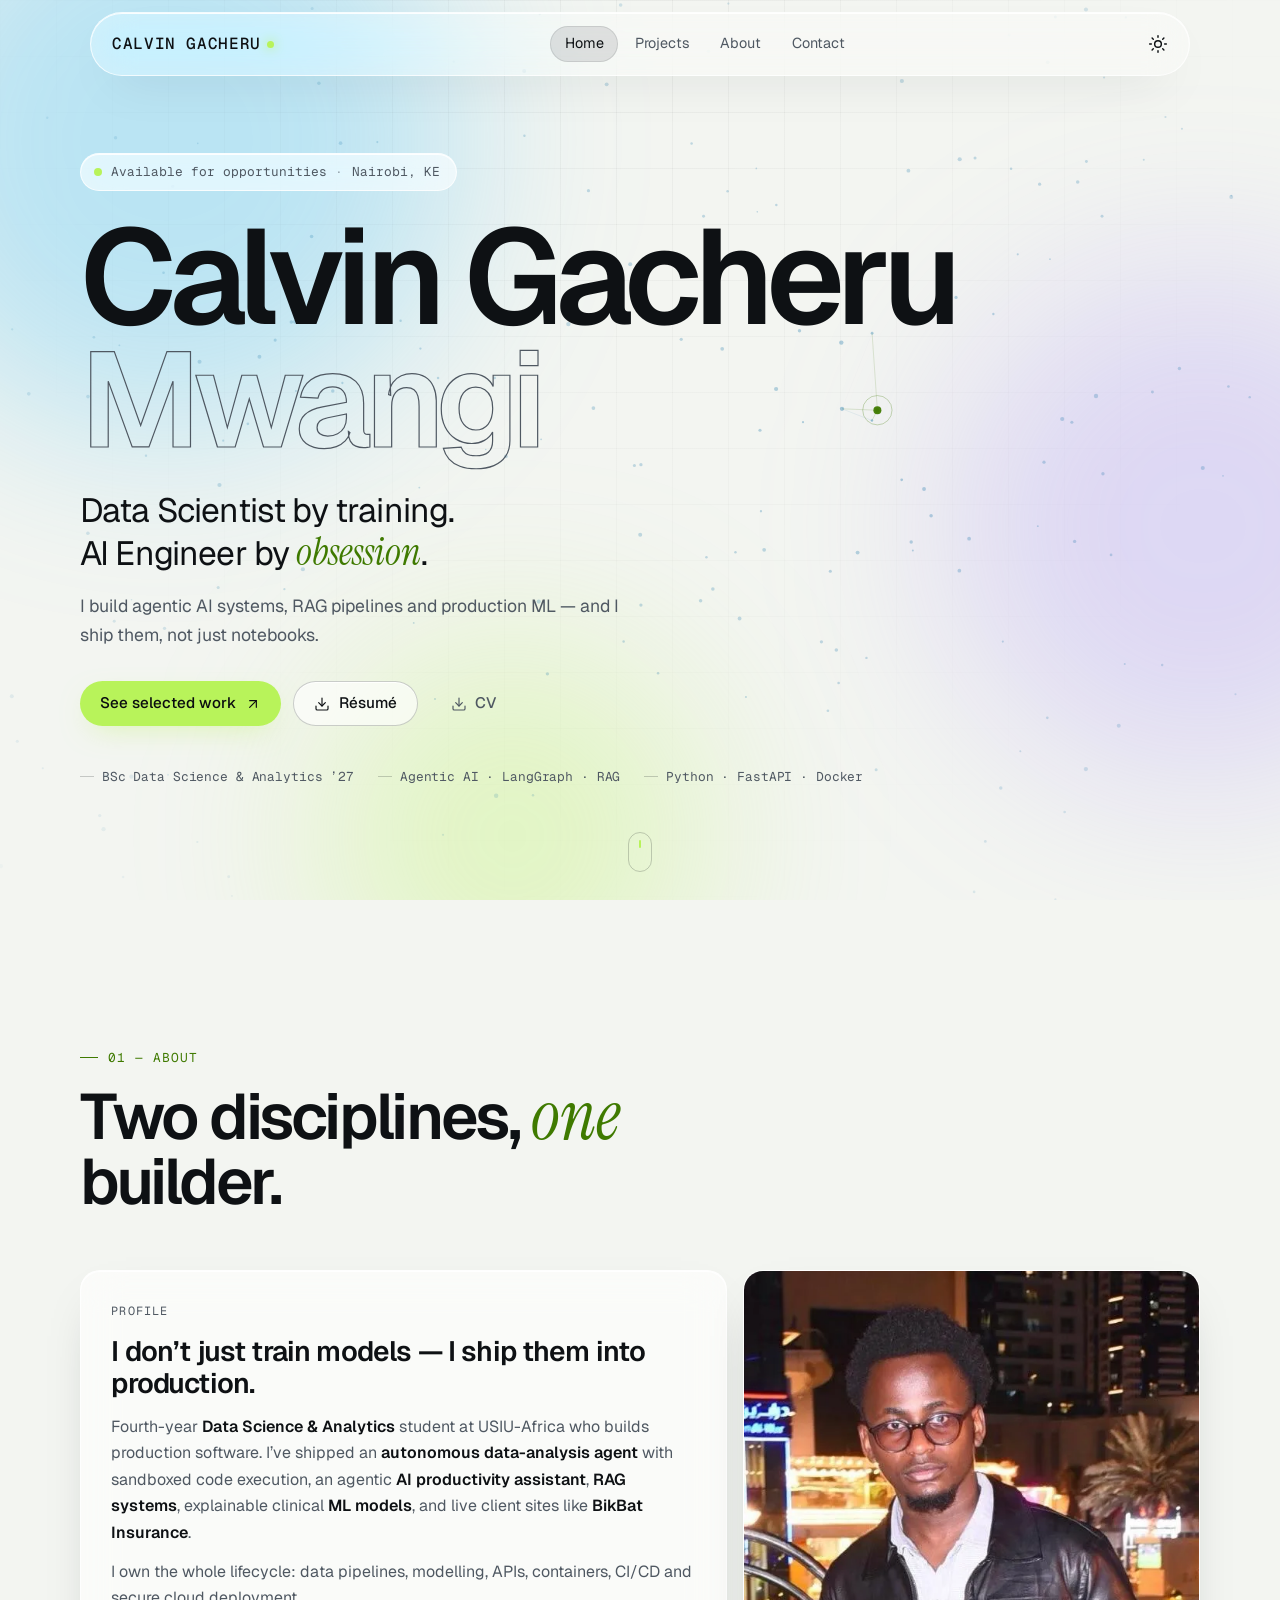
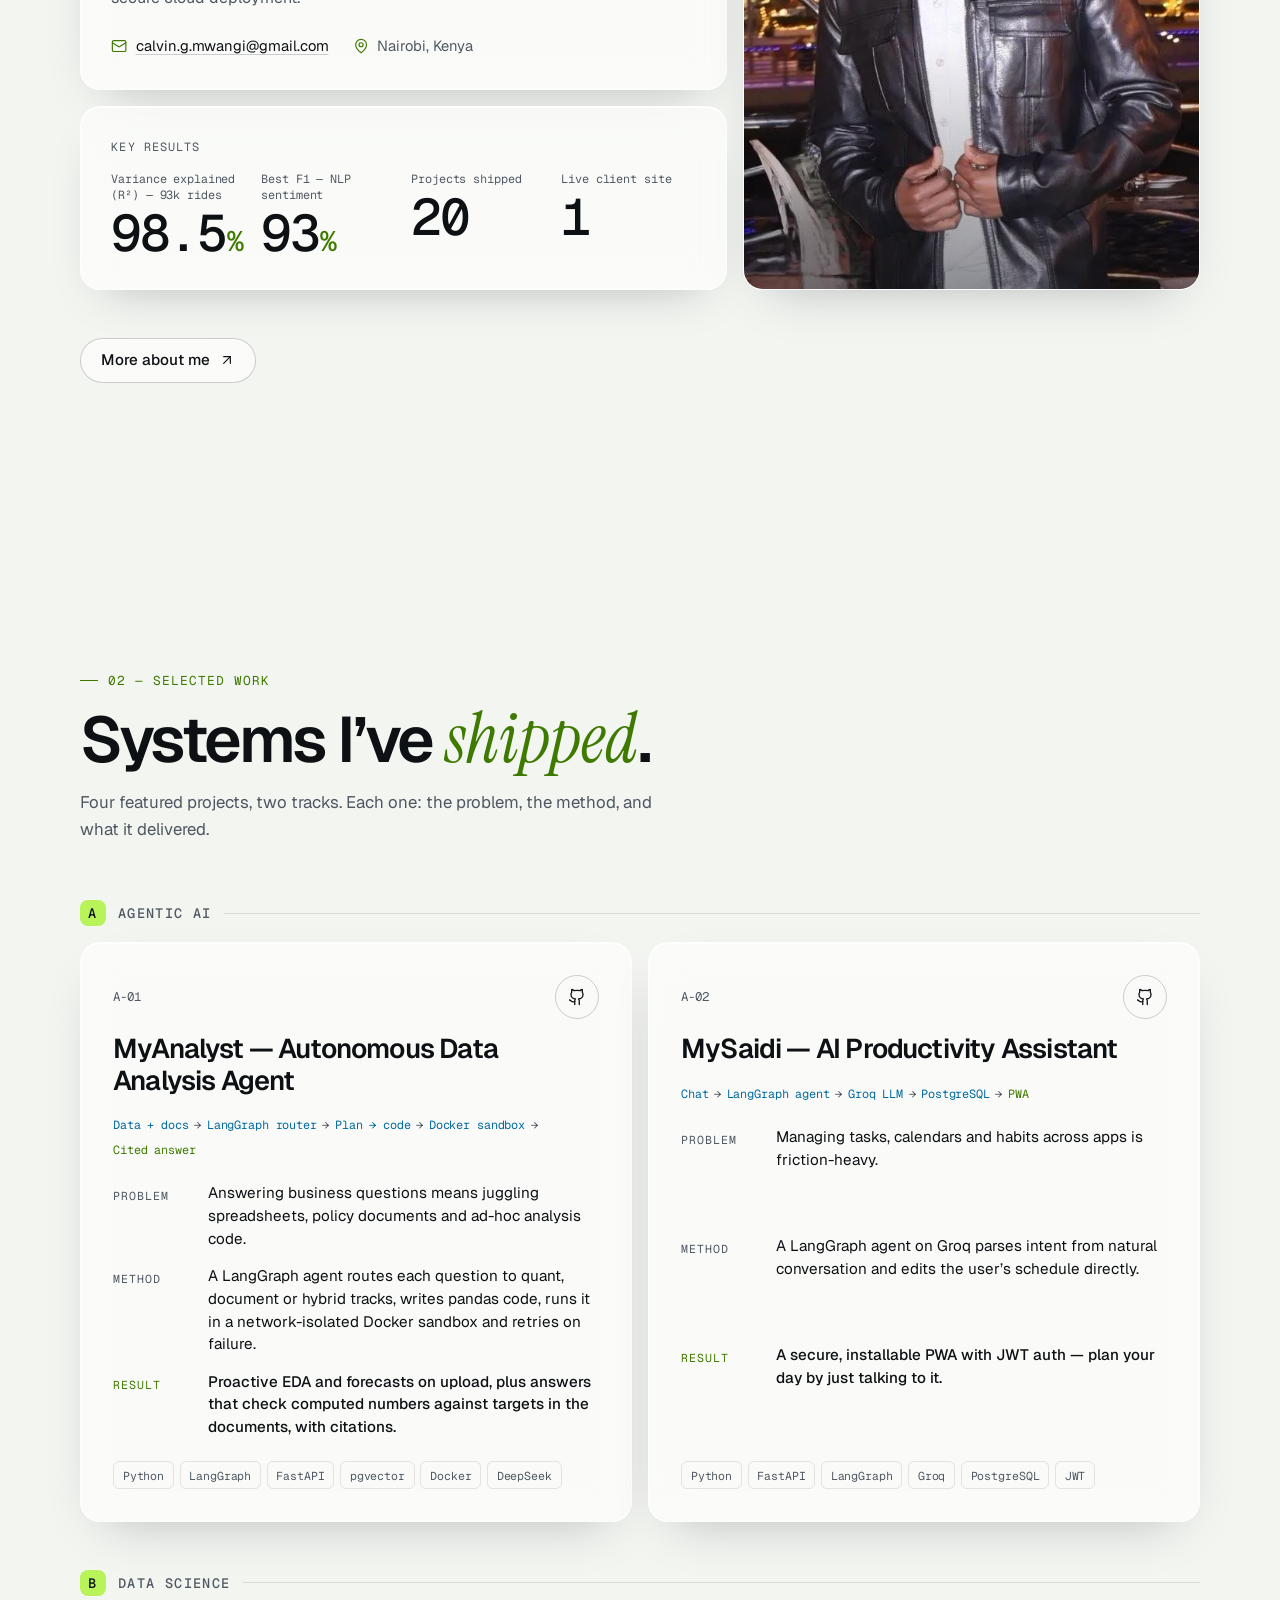
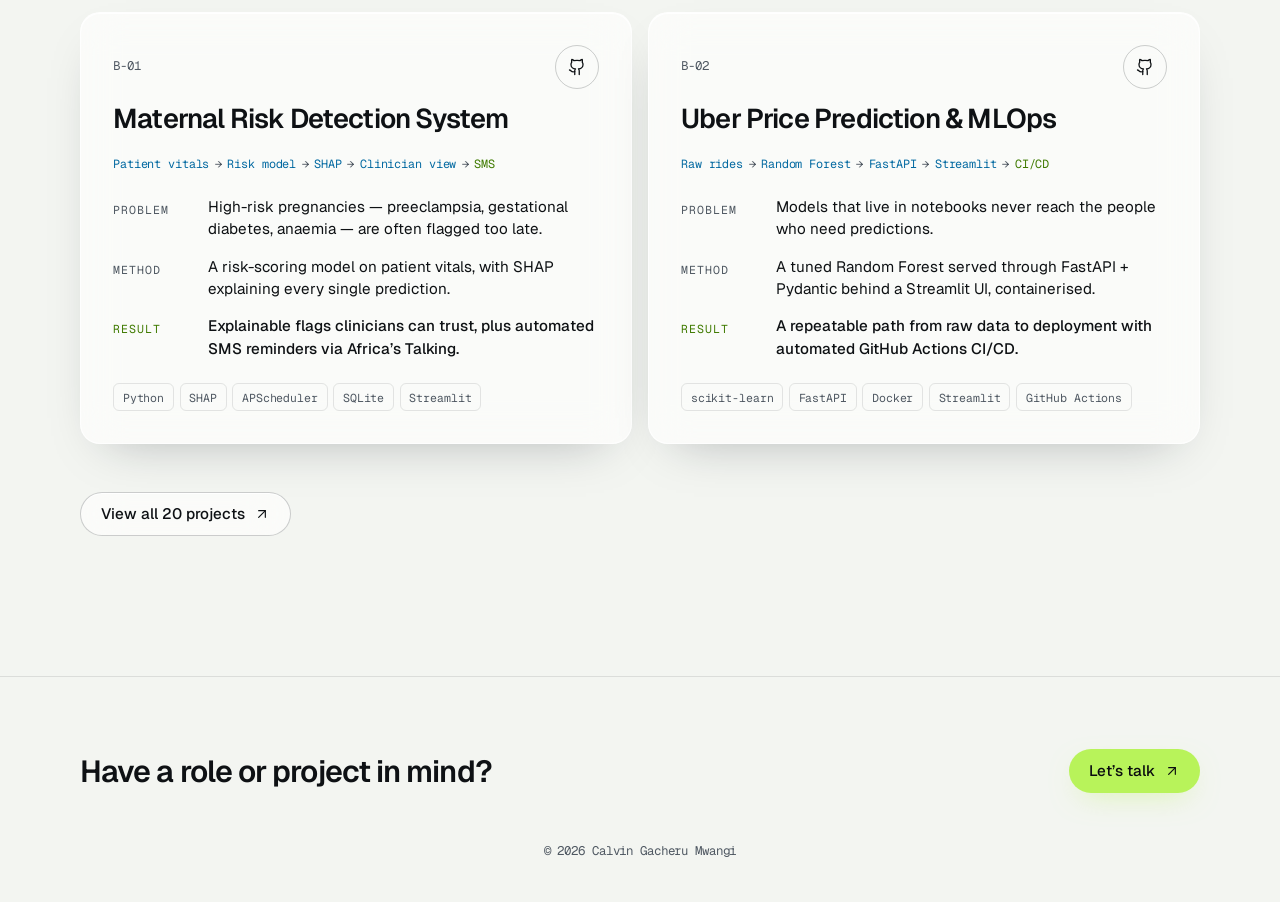
<file: index.html>
<!DOCTYPE html>
<html lang="en" data-theme="dark">
<head>
  <meta charset="UTF-8" />
  <meta name="viewport" content="width=device-width, initial-scale=1.0" />
  <title>Calvin Gacheru Mwangi — Data Scientist &amp; AI Engineer</title>
  <meta name="description" content="Calvin Gacheru Mwangi — Data Scientist by training, AI Engineer by obsession. Builds agentic AI, RAG systems and production ML from Nairobi, Kenya." />
  <meta name="keywords" content="Data Scientist Nairobi, AI Engineer Kenya, Agentic AI, LangGraph, RAG, Machine Learning Engineer, MLOps" />
  <meta name="author" content="Calvin Gacheru Mwangi" />
  <meta name="robots" content="index, follow, max-image-preview:large" />
  <link rel="canonical" href="https://calvin-gacheru.github.io/MyPortfolio/" />
  <meta name="theme-color" content="#0A0C0F" />

  <meta property="og:type" content="website" />
  <meta property="og:site_name" content="Calvin Gacheru Mwangi" />
  <meta property="og:locale" content="en_KE" />
  <meta property="og:title" content="Calvin Gacheru Mwangi — Data Scientist &amp; AI Engineer" />
  <meta property="og:description" content="Data Scientist by training. AI Engineer by obsession. Agentic AI, RAG and production ML from Nairobi, Kenya." />
  <meta property="og:url" content="https://calvin-gacheru.github.io/MyPortfolio/" />
  <meta property="og:image" content="https://calvin-gacheru.github.io/MyPortfolio/og-image.png" />
  <meta property="og:image:type" content="image/png" />
  <meta property="og:image:width" content="1200" />
  <meta property="og:image:height" content="630" />
  <meta property="og:image:alt" content="Calvin Gacheru Mwangi — Data Scientist by training, AI Engineer by obsession." />

  <meta name="twitter:card" content="summary_large_image" />
  <meta name="twitter:title" content="Calvin Gacheru Mwangi — Data Scientist &amp; AI Engineer" />
  <meta name="twitter:description" content="Data Scientist by training. AI Engineer by obsession. Agentic AI, RAG and production ML from Nairobi, Kenya." />
  <meta name="twitter:image" content="https://calvin-gacheru.github.io/MyPortfolio/og-image.png" />
  <meta name="twitter:image:alt" content="Calvin Gacheru Mwangi — Data Scientist by training, AI Engineer by obsession." />

  <link rel="icon" type="image/svg+xml" href="favicon.svg" />
  <link rel="icon" type="image/png" sizes="32x32" href="favicon-32.png" />
  <link rel="apple-touch-icon" href="apple-touch-icon.png" />
  <link rel="sitemap" type="application/xml" href="sitemap.xml" />

  <script type="application/ld+json">
  {
    "@context": "https://schema.org",
    "@graph": [
      {
        "@type": "WebSite",
        "@id": "https://calvin-gacheru.github.io/MyPortfolio/#website",
        "url": "https://calvin-gacheru.github.io/MyPortfolio/",
        "name": "Calvin Gacheru Mwangi — Portfolio",
        "inLanguage": "en",
        "publisher": {
          "@id": "https://calvin-gacheru.github.io/MyPortfolio/#person"
        }
      },
      {
        "@type": "Person",
        "@id": "https://calvin-gacheru.github.io/MyPortfolio/#person",
        "name": "Calvin Gacheru Mwangi",
        "givenName": "Calvin",
        "familyName": "Mwangi",
        "alternateName": "Calvin Gacheru",
        "jobTitle": "Data Scientist & AI Engineer",
        "description": "Data Scientist by training, AI Engineer by obsession. Builds agentic AI, RAG systems and production ML.",
        "url": "https://calvin-gacheru.github.io/MyPortfolio/",
        "image": "https://calvin-gacheru.github.io/MyPortfolio/portrait.webp",
        "email": "mailto:calvin.g.mwangi@gmail.com",
        "address": {
          "@type": "PostalAddress",
          "addressLocality": "Nairobi",
          "addressCountry": "KE"
        },
        "alumniOf": {
          "@type": "CollegeOrUniversity",
          "name": "United States International University — Africa",
          "alternateName": "USIU-Africa"
        },
        "knowsLanguage": [
          "English",
          "Swahili"
        ],
        "knowsAbout": [
          "Data Science",
          "Machine Learning",
          "Agentic AI",
          "LangGraph",
          "Retrieval-Augmented Generation",
          "MLOps",
          "Python",
          "FastAPI",
          "Docker"
        ],
        "sameAs": [
          "https://github.com/Calvin-Gacheru",
          "https://ke.linkedin.com/in/calvin-gacheru-057672281",
          "https://instagram.com/cmgacheru"
        ]
      },
      {
        "@type": "WebPage",
        "@id": "https://calvin-gacheru.github.io/MyPortfolio/#webpage",
        "url": "https://calvin-gacheru.github.io/MyPortfolio/",
        "name": "Calvin Gacheru Mwangi — Data Scientist & AI Engineer",
        "description": "Calvin Gacheru Mwangi — Data Scientist by training, AI Engineer by obsession. Builds agentic AI, RAG systems and production ML from Nairobi, Kenya.",
        "isPartOf": {
          "@id": "https://calvin-gacheru.github.io/MyPortfolio/#website"
        },
        "inLanguage": "en",
        "about": {
          "@id": "https://calvin-gacheru.github.io/MyPortfolio/#person"
        },
        "primaryImageOfPage": {
          "@type": "ImageObject",
          "url": "https://calvin-gacheru.github.io/MyPortfolio/og-image.png"
        }
      }
    ]
  }
  </script>

  <!-- Apply saved / system theme before first paint to avoid a flash -->
  <script>
    (function () {
      try {
        var saved = localStorage.getItem('portfolio-theme');
        var theme = saved === 'light' || saved === 'dark'
          ? saved
          : (window.matchMedia('(prefers-color-scheme: light)').matches ? 'light' : 'dark');
        document.documentElement.dataset.theme = theme;
      } catch (e) { /* storage blocked — keep default */ }
      document.documentElement.classList.add('js');
    })();
  </script>

  <link rel="preconnect" href="https://fonts.googleapis.com" />
  <link rel="preconnect" href="https://fonts.gstatic.com" crossorigin />
  <link href="https://fonts.googleapis.com/css2?family=Geist:wght@300..700&family=Geist+Mono:wght@400;500&family=Instrument+Serif:ital@1&display=swap" rel="stylesheet" />

  <link rel="stylesheet" href="style.css" />
</head>
<body>

  <!-- ═══════════════════════════ ICON SPRITE ═══════════════════════════ -->
  <svg class="sprite" aria-hidden="true" focusable="false">
    <symbol id="i-github" viewBox="0 0 24 24"><path d="M15 22v-4a4.8 4.8 0 0 0-1-3.5c3 0 6-2 6-5.5.08-1.25-.27-2.48-1-3.5.28-1.15.28-2.35 0-3.5 0 0-1 0-3 1.5-2.64-.5-5.36-.5-8 0C6 2 5 2 5 2c-.3 1.15-.3 2.35 0 3.5A5.403 5.403 0 0 0 4 9c0 3.5 3 5.5 6 5.5-.39.49-.68 1.05-.85 1.65-.17.6-.22 1.23-.15 1.85v4"/><path d="M9 18c-4.51 2-5-2-7-2"/></symbol>
    <symbol id="i-linkedin" viewBox="0 0 24 24"><path d="M16 8a6 6 0 0 1 6 6v7h-4v-7a2 2 0 0 0-2-2 2 2 0 0 0-2 2v7h-4v-7a6 6 0 0 1 6-6z"/><rect x="2" y="9" width="4" height="12"/><circle cx="4" cy="4" r="2"/></symbol>
    <symbol id="i-instagram" viewBox="0 0 24 24"><rect x="2" y="2" width="20" height="20" rx="5"/><path d="M16 11.37A4 4 0 1 1 12.63 8 4 4 0 0 1 16 11.37z"/><path d="M17.5 6.5h.01"/></symbol>
    <symbol id="i-mail" viewBox="0 0 24 24"><rect x="2" y="4" width="20" height="16" rx="2"/><path d="m22 7-8.97 5.7a1.94 1.94 0 0 1-2.06 0L2 7"/></symbol>
    <symbol id="i-arrow" viewBox="0 0 24 24"><path d="M7 7h10v10"/><path d="M7 17 17 7"/></symbol>
    <symbol id="i-sun" viewBox="0 0 24 24"><circle cx="12" cy="12" r="4"/><path d="M12 2v2M12 20v2m-7.07-2.93 1.41-1.41M17.66 6.34l1.41-1.41M2 12h2M20 12h2M6.34 6.34 4.93 4.93M19.07 19.07l-1.41-1.41"/></symbol>
    <symbol id="i-moon" viewBox="0 0 24 24"><path d="M12 3a6 6 0 0 0 9 9 9 9 0 1 1-9-9Z"/></symbol>
    <symbol id="i-copy" viewBox="0 0 24 24"><rect x="8" y="8" width="14" height="14" rx="2"/><path d="M4 16c-1.1 0-2-.9-2-2V4c0-1.1.9-2 2-2h10c1.1 0 2 .9 2 2"/></symbol>
    <symbol id="i-check" viewBox="0 0 24 24"><path d="M20 6 9 17l-5-5"/></symbol>
    <symbol id="i-x" viewBox="0 0 24 24"><path d="M18 6 6 18M6 6l12 12"/></symbol>
    <symbol id="i-download" viewBox="0 0 24 24"><path d="M21 15v4a2 2 0 0 1-2 2H5a2 2 0 0 1-2-2v-4"/><path d="m7 10 5 5 5-5"/><path d="M12 15V3"/></symbol>
    <symbol id="i-menu" viewBox="0 0 24 24"><path d="M4 7h16M4 12h16M4 17h16"/></symbol>
    <symbol id="i-pin" viewBox="0 0 24 24"><path d="M20 10c0 6-8 12-8 12s-8-6-8-12a8 8 0 0 1 16 0Z"/><circle cx="12" cy="10" r="3"/></symbol>
    <symbol id="i-award" viewBox="0 0 24 24"><circle cx="12" cy="8" r="6"/><path d="M15.477 12.89 17 22l-5-3-5 3 1.523-9.11"/></symbol>
    <symbol id="i-file" viewBox="0 0 24 24"><path d="M15 2H6a2 2 0 0 0-2 2v16a2 2 0 0 0 2 2h12a2 2 0 0 0 2-2V7Z"/><path d="M14 2v4a2 2 0 0 0 2 2h4"/></symbol>
  </svg>

  <a class="skip-link" href="#main">Skip to content</a>

  <!-- Ambient background the glass surfaces blur -->
  <div class="ambient" aria-hidden="true">
    <div class="blob blob-1"></div>
    <div class="blob blob-2"></div>
    <div class="blob blob-3"></div>
    <div class="ambient-grid"></div>
  </div>


  <!-- ═══════════════════════════ NAVBAR ═══════════════════════════ -->
  <header class="nav" id="nav">
    <div class="nav-bar">
      <a href="index.html" class="nav-logo" aria-label="Calvin Gacheru Mwangi — home">CALVIN GACHERU<span class="logo-dot" aria-hidden="true"></span></a>

      <nav class="nav-menu" id="nav-menu" aria-label="Primary">
        <ul class="nav-links">
          <li><a href="index.html" class="nav-link active" aria-current="page">Home</a></li>
          <li><a href="projects.html" class="nav-link">Projects</a></li>
          <li><a href="about.html" class="nav-link">About</a></li>
          <li><a href="contact.html" class="nav-link">Contact</a></li>
        </ul>
        <span class="nav-indicator" aria-hidden="true"></span>
      </nav>

      <div class="nav-actions">
        <button class="icon-btn theme-toggle" id="theme-toggle" type="button" aria-label="Switch to light mode">
          <svg class="icon theme-icon-moon" aria-hidden="true"><use href="#i-moon"/></svg>
          <svg class="icon theme-icon-sun" aria-hidden="true"><use href="#i-sun"/></svg>
        </button>
        <button class="icon-btn menu-toggle" id="menu-toggle" type="button" aria-label="Open menu" aria-expanded="false" aria-controls="nav-menu">
          <svg class="icon icon-menu" aria-hidden="true"><use href="#i-menu"/></svg>
          <svg class="icon icon-close" aria-hidden="true"><use href="#i-x"/></svg>
        </button>
      </div>
    </div>
  </header>

  <main id="main">

    <!-- ═══════════════════════════ HERO ════════════════════════════ -->
    <section class="hero" id="home" aria-labelledby="hero-title">
      <canvas class="hero-field" id="hero-field" aria-hidden="true"></canvas>

      <div class="container hero-inner">
        <p class="status glass">
          <span class="status-dot" aria-hidden="true"></span>
          <span>Available for opportunities</span>
          <span class="status-sep" aria-hidden="true">·</span>
          <span>Nairobi, KE</span>
        </p>

        <h1 class="hero-title" id="hero-title">
          <span class="hero-line">Calvin Gacheru</span>
          <span class="hero-line hero-line-muted">Mwangi</span>
        </h1>

        <p class="hero-tagline">
          Data Scientist by training.<br />
          AI Engineer by <em class="serif">obsession</em>.
        </p>

        <p class="hero-lead">
          I build agentic AI systems, RAG pipelines and production ML — and I ship them, not just notebooks.
        </p>

        <div class="hero-cta">
          <a href="#work" class="btn btn-primary magnetic">
            See selected work
            <svg class="icon" aria-hidden="true"><use href="#i-arrow"/></svg>
          </a>
          <a href="Calvin_Gacheru_Resume.pdf" class="btn btn-glass magnetic" download>
            <svg class="icon" aria-hidden="true"><use href="#i-download"/></svg>
            Résumé
          </a>
          <a href="Calvin_Gacheru_CV.pdf" class="btn btn-ghost magnetic" download>
            <svg class="icon" aria-hidden="true"><use href="#i-download"/></svg>
            CV
          </a>
        </div>

        <ul class="hero-meta mono" aria-label="Quick facts">
          <li>BSc Data Science &amp; Analytics ’27</li>
          <li>Agentic AI · LangGraph · RAG</li>
          <li>Python · FastAPI · Docker</li>
        </ul>
      </div>

      <a href="#about" class="scroll-cue" aria-label="Scroll to About">
        <span class="scroll-cue-line" aria-hidden="true"></span>
      </a>
    </section>

    <!-- ═══════════════════════════ ABOUT ═══════════════════════════ -->
    <section class="section" id="about" aria-labelledby="about-title">
      <div class="container">
        <header class="section-head reveal">
          <p class="eyebrow mono">01 — About</p>
          <h2 class="section-title" id="about-title">Two disciplines, <em class="serif">one</em> builder.</h2>
        </header>

        <div class="bento">

          <article class="tile glass tile-bio reveal">
            <p class="tile-label mono">Profile</p>
            <h3 class="tile-heading">I don’t just train models — I ship them into production.</h3>
            <p>
              Fourth-year <strong>Data Science &amp; Analytics</strong> student at USIU-Africa who builds production software.
              I’ve shipped an <strong>autonomous data-analysis agent</strong> with sandboxed code execution, an agentic <strong>AI productivity assistant</strong>, <strong>RAG systems</strong>,
              explainable clinical <strong>ML models</strong>, and live client sites like <strong>BikBat Insurance</strong>.
            </p>
            <p>
              I own the whole lifecycle: data pipelines, modelling, APIs, containers, CI/CD and secure cloud deployment.
            </p>
            <ul class="meta-list">
              <li>
                <svg class="icon" aria-hidden="true"><use href="#i-mail"/></svg>
                <a href="mailto:calvin.g.mwangi@gmail.com">calvin.g.mwangi@gmail.com</a>
              </li>
              <li>
                <svg class="icon" aria-hidden="true"><use href="#i-pin"/></svg>
                <span>Nairobi, Kenya</span>
              </li>
            </ul>
          </article>

          <figure class="tile glass tile-photo reveal">
            <img src="portrait.webp" alt="Portrait of Calvin Gacheru Mwangi" width="592" height="798" loading="lazy" decoding="async" />
          </figure>

          <article class="tile glass tile-metrics reveal" aria-label="Key results">
            <p class="tile-label mono">Key results</p>
            <dl class="metrics">
              <div class="metric">
                <dt class="mono">Variance explained (R²) — 93k rides</dt>
                <dd><span class="count" data-count="98.5" data-decimals="1">98.5</span><span class="unit">%</span></dd>
              </div>
              <div class="metric">
                <dt class="mono">Best F1 — NLP sentiment</dt>
                <dd><span class="count" data-count="93">93</span><span class="unit">%</span></dd>
              </div>
              <div class="metric">
                <dt class="mono">Projects shipped</dt>
                <dd><span class="count" data-count="20">20</span></dd>
              </div>
              <div class="metric">
                <dt class="mono">Live client site</dt>
                <dd><span class="count" data-count="1">1</span></dd>
              </div>
            </dl>
          </article>

        </div>
        <div class="section-more reveal">
          <a class="btn btn-glass magnetic" href="about.html">
            More about me
            <svg class="icon" aria-hidden="true"><use href="#i-arrow"/></svg>
          </a>
        </div>
      </div>
    </section>

    <!-- ═══════════════════════════ SELECTED WORK ═══════════════════ -->
    <section class="section" id="work" aria-labelledby="work-title">
      <div class="container">
        <header class="section-head reveal">
          <p class="eyebrow mono">02 — Selected work</p>
          <h2 class="section-title" id="work-title">Systems I’ve <em class="serif">shipped</em>.</h2>
          <p class="section-sub">Four featured projects, two tracks. Each one: the problem, the method, and what it delivered.</p>
        </header>

        <h3 class="track-title mono reveal"><span class="track-num">A</span> Agentic AI</h3>
        <div class="cases">

          <article class="case glass reveal">
            <div class="case-top">
              <span class="case-id mono">A-01</span>
              <a class="case-link" href="https://github.com/Calvin-Gacheru/Automated-Junior-Analyst" target="_blank" rel="noopener" aria-label="MyAnalyst on GitHub (opens in new tab)">
                <svg class="icon" aria-hidden="true"><use href="#i-github"/></svg>
              </a>
            </div>
            <h4 class="case-title">MyAnalyst — Autonomous Data Analysis Agent</h4>
            <ol class="pipeline mono" aria-label="System flow">
              <li>Data + docs</li><li>LangGraph router</li><li>Plan → code</li><li>Docker sandbox</li><li>Cited answer</li>
            </ol>
            <dl class="pmr">
              <div><dt class="mono">Problem</dt><dd>Answering business questions means juggling spreadsheets, policy documents and ad-hoc analysis code.</dd></div>
              <div><dt class="mono">Method</dt><dd>A LangGraph agent routes each question to quant, document or hybrid tracks, writes pandas code, runs it in a network-isolated Docker sandbox and retries on failure.</dd></div>
              <div><dt class="mono">Result</dt><dd>Proactive EDA and forecasts on upload, plus answers that check computed numbers against targets in the documents, with citations.</dd></div>
            </dl>
            <ul class="tags mono"><li>Python</li><li>LangGraph</li><li>FastAPI</li><li>pgvector</li><li>Docker</li><li>DeepSeek</li></ul>
          </article>

          <article class="case glass reveal">
            <div class="case-top">
              <span class="case-id mono">A-02</span>
              <a class="case-link" href="https://github.com/Calvin-Gacheru/MySaidi" target="_blank" rel="noopener" aria-label="MySaidi on GitHub (opens in new tab)">
                <svg class="icon" aria-hidden="true"><use href="#i-github"/></svg>
              </a>
            </div>
            <h4 class="case-title">MySaidi — AI Productivity Assistant</h4>
            <ol class="pipeline mono" aria-label="System flow">
              <li>Chat</li><li>LangGraph agent</li><li>Groq LLM</li><li>PostgreSQL</li><li>PWA</li>
            </ol>
            <dl class="pmr">
              <div><dt class="mono">Problem</dt><dd>Managing tasks, calendars and habits across apps is friction-heavy.</dd></div>
              <div><dt class="mono">Method</dt><dd>A LangGraph agent on Groq parses intent from natural conversation and edits the user’s schedule directly.</dd></div>
              <div><dt class="mono">Result</dt><dd>A secure, installable PWA with JWT auth — plan your day by just talking to it.</dd></div>
            </dl>
            <ul class="tags mono"><li>Python</li><li>FastAPI</li><li>LangGraph</li><li>Groq</li><li>PostgreSQL</li><li>JWT</li></ul>
          </article>

        </div>

        <h3 class="track-title mono reveal"><span class="track-num">B</span> Data Science</h3>
        <div class="cases">

          <article class="case glass reveal">
            <div class="case-top">
              <span class="case-id mono">B-01</span>
              <a class="case-link" href="https://github.com/Calvin-Gacheru/Maternal-Risk-Detection-System" target="_blank" rel="noopener" aria-label="Maternal Risk Detection System on GitHub (opens in new tab)">
                <svg class="icon" aria-hidden="true"><use href="#i-github"/></svg>
              </a>
            </div>
            <h4 class="case-title">Maternal Risk Detection System</h4>
            <ol class="pipeline mono" aria-label="System flow">
              <li>Patient vitals</li><li>Risk model</li><li>SHAP</li><li>Clinician view</li><li>SMS</li>
            </ol>
            <dl class="pmr">
              <div><dt class="mono">Problem</dt><dd>High-risk pregnancies — preeclampsia, gestational diabetes, anaemia — are often flagged too late.</dd></div>
              <div><dt class="mono">Method</dt><dd>A risk-scoring model on patient vitals, with SHAP explaining every single prediction.</dd></div>
              <div><dt class="mono">Result</dt><dd>Explainable flags clinicians can trust, plus automated SMS reminders via Africa’s Talking.</dd></div>
            </dl>
            <ul class="tags mono"><li>Python</li><li>SHAP</li><li>APScheduler</li><li>SQLite</li><li>Streamlit</li></ul>
          </article>

          <article class="case glass reveal">
            <div class="case-top">
              <span class="case-id mono">B-02</span>
              <a class="case-link" href="https://github.com/Calvin-Gacheru/Uber-Price-Prediction" target="_blank" rel="noopener" aria-label="Uber Price Prediction on GitHub (opens in new tab)">
                <svg class="icon" aria-hidden="true"><use href="#i-github"/></svg>
              </a>
            </div>
            <h4 class="case-title">Uber Price Prediction &amp; MLOps</h4>
            <ol class="pipeline mono" aria-label="System flow">
              <li>Raw rides</li><li>Random Forest</li><li>FastAPI</li><li>Streamlit</li><li>CI/CD</li>
            </ol>
            <dl class="pmr">
              <div><dt class="mono">Problem</dt><dd>Models that live in notebooks never reach the people who need predictions.</dd></div>
              <div><dt class="mono">Method</dt><dd>A tuned Random Forest served through FastAPI + Pydantic behind a Streamlit UI, containerised.</dd></div>
              <div><dt class="mono">Result</dt><dd>A repeatable path from raw data to deployment with automated GitHub Actions CI/CD.</dd></div>
            </dl>
            <ul class="tags mono"><li>scikit-learn</li><li>FastAPI</li><li>Docker</li><li>Streamlit</li><li>GitHub Actions</li></ul>
          </article>

        </div>
        <div class="section-more reveal">
          <a class="btn btn-glass magnetic" href="projects.html">
            View all 20 projects
            <svg class="icon" aria-hidden="true"><use href="#i-arrow"/></svg>
          </a>
        </div>
      </div>
    </section>

  </main>

  <!-- ═══════════════════════════ FOOTER ══════════════════════════ -->
  <footer class="footer">
    <div class="container footer-cta">
      <p class="footer-cta-text">Have a role or project in mind?</p>
      <a class="btn btn-primary magnetic" href="contact.html">
        Let’s talk
        <svg class="icon" aria-hidden="true"><use href="#i-arrow"/></svg>
      </a>
    </div>
    <div class="container footer-inner">
      <div class="footer-center">
        <p class="mono">© <span id="year">2026</span> Calvin Gacheru Mwangi</p>
      </div>
    </div>
  </footer>

  <!-- Floating back-to-top, shown while scrolling up -->
  <button type="button" class="to-top glass" id="to-top" aria-label="Back to top">
    <svg class="icon" aria-hidden="true"><use href="#i-arrow"/></svg>
  </button>

  <script src="script.js" defer></script>
</body>
</html>
</file>
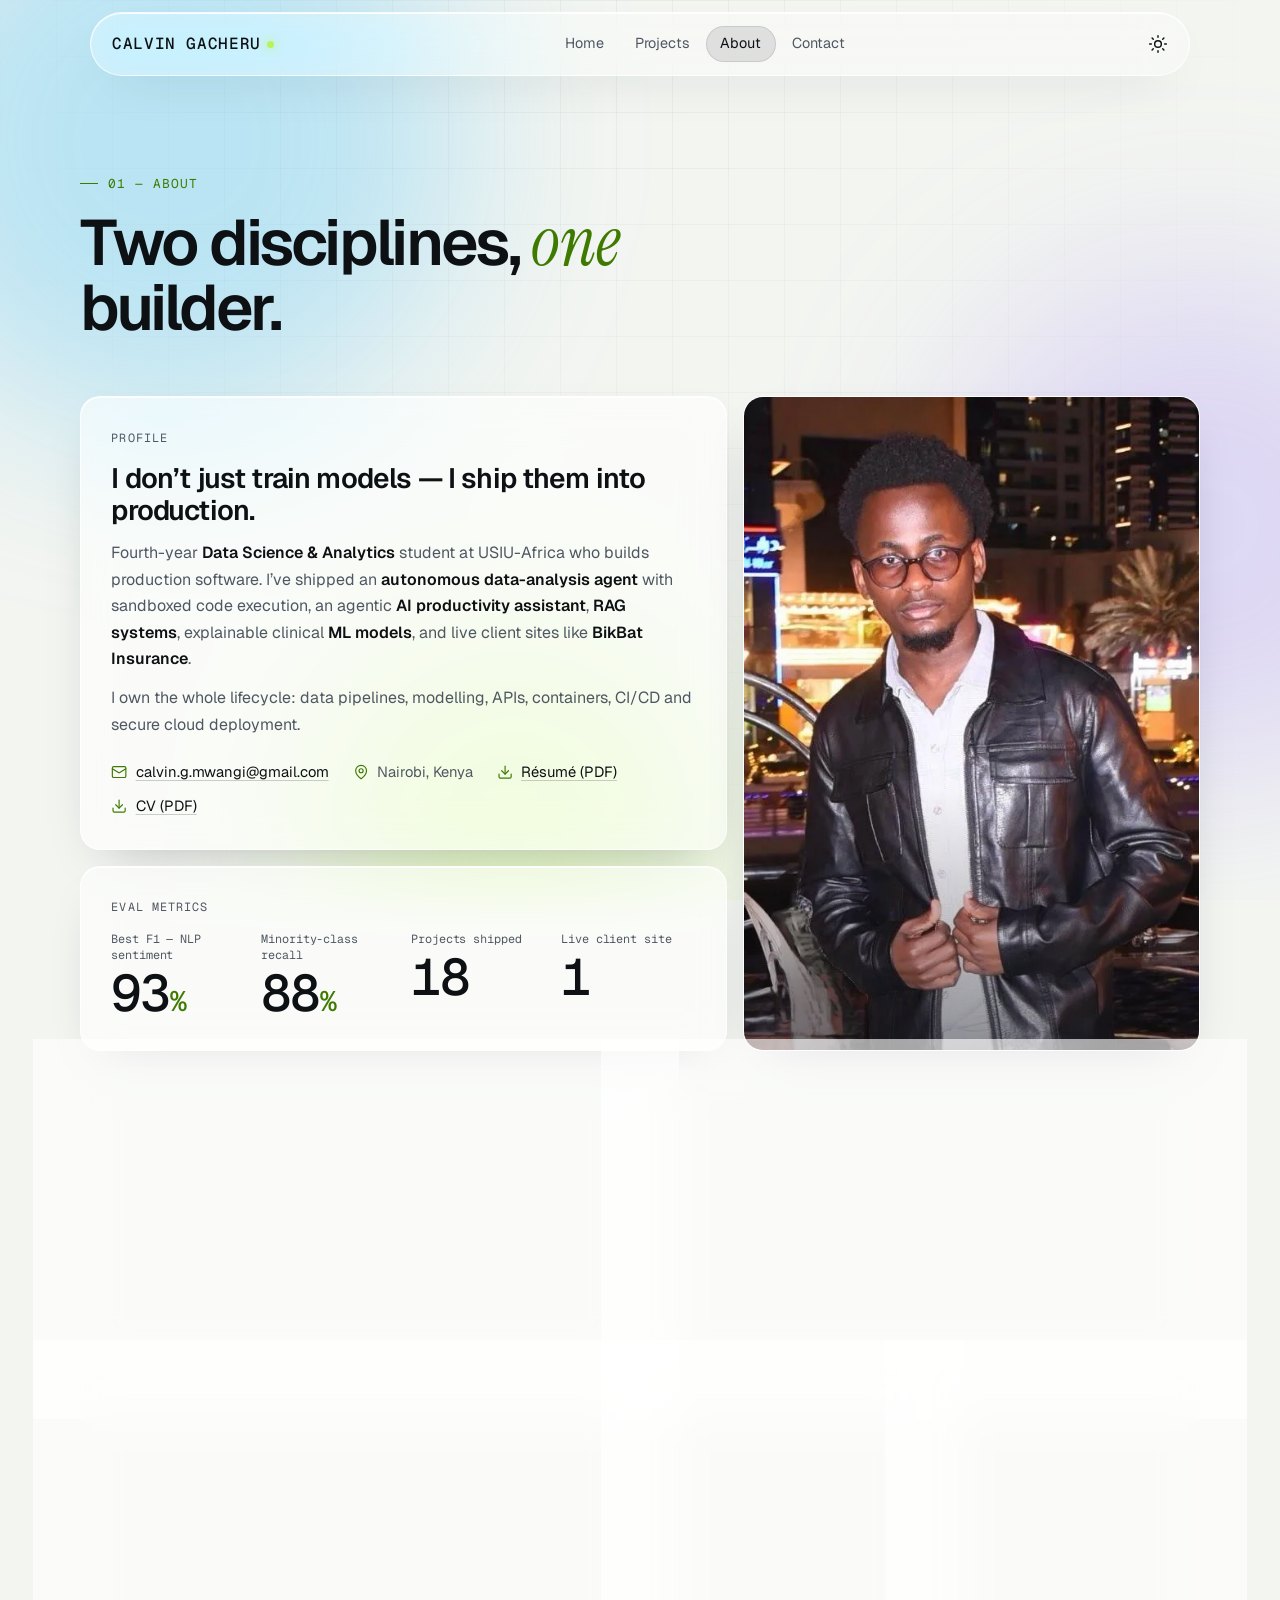
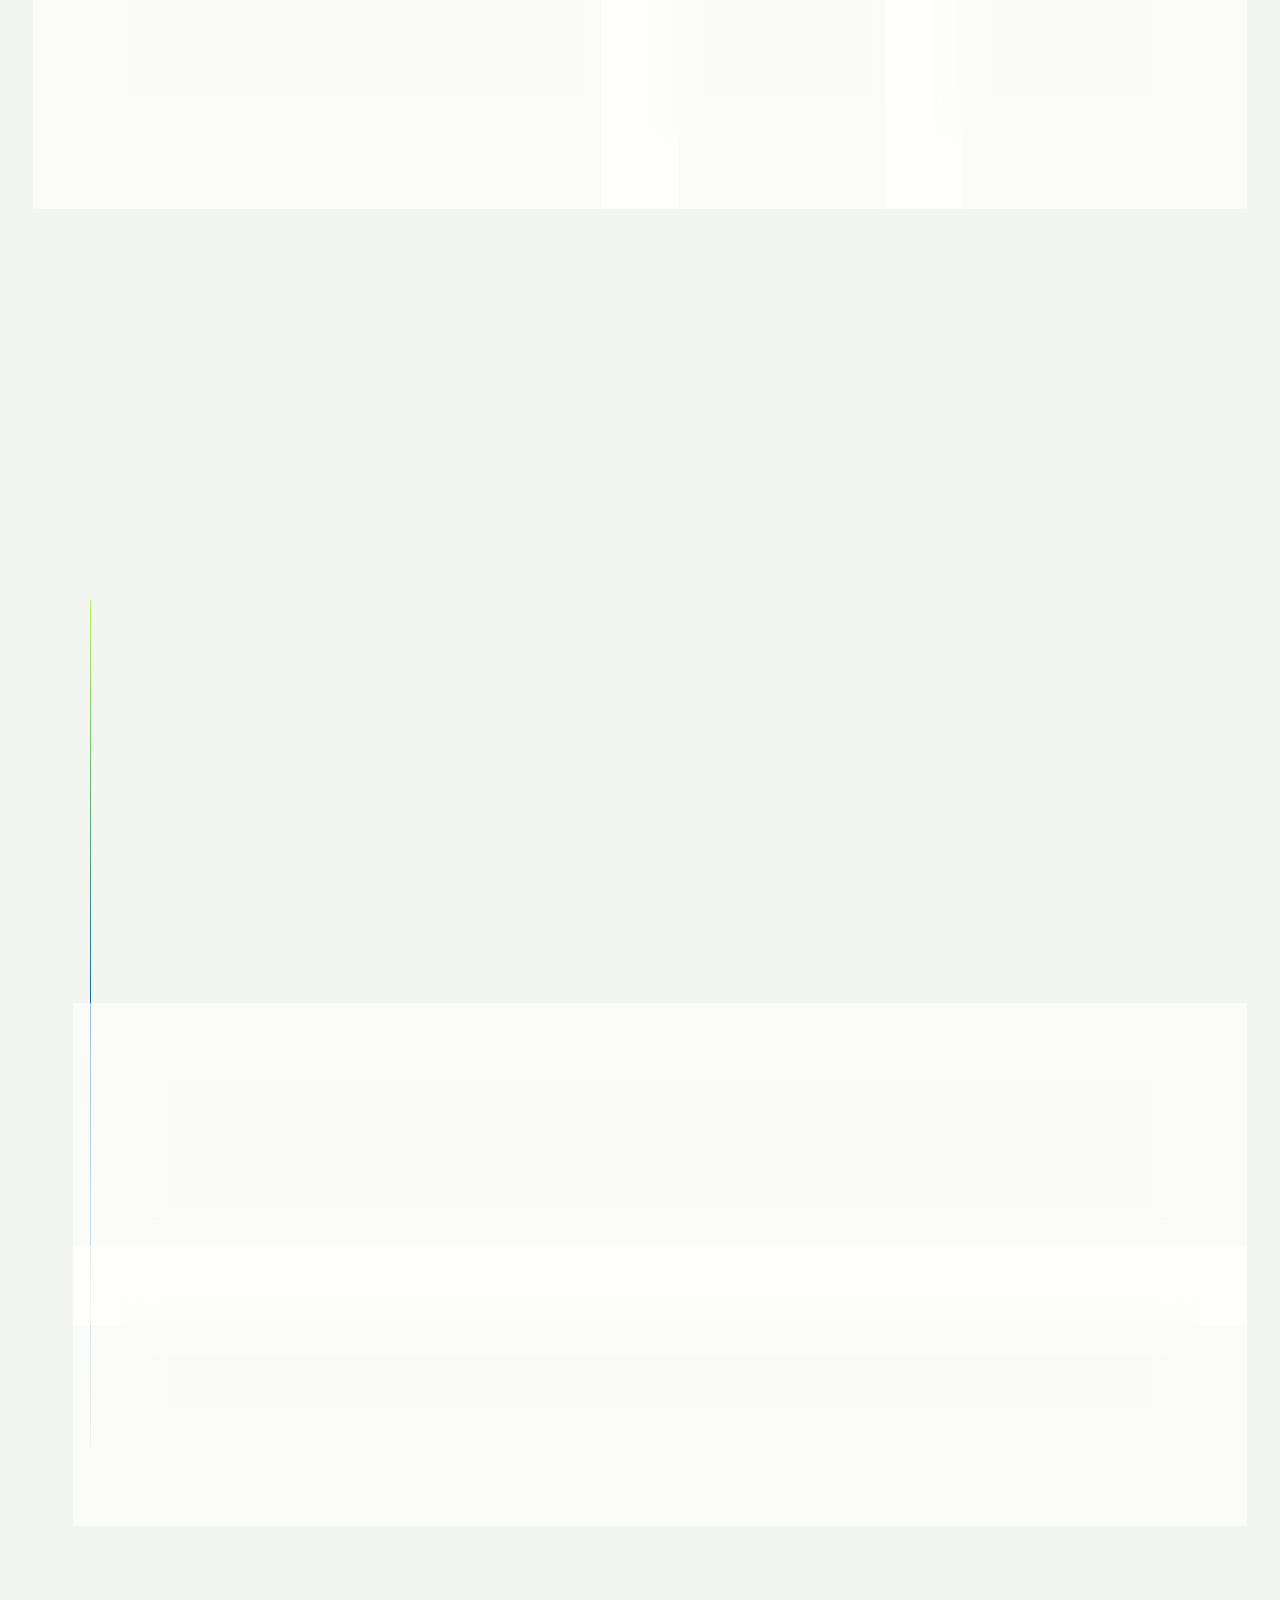
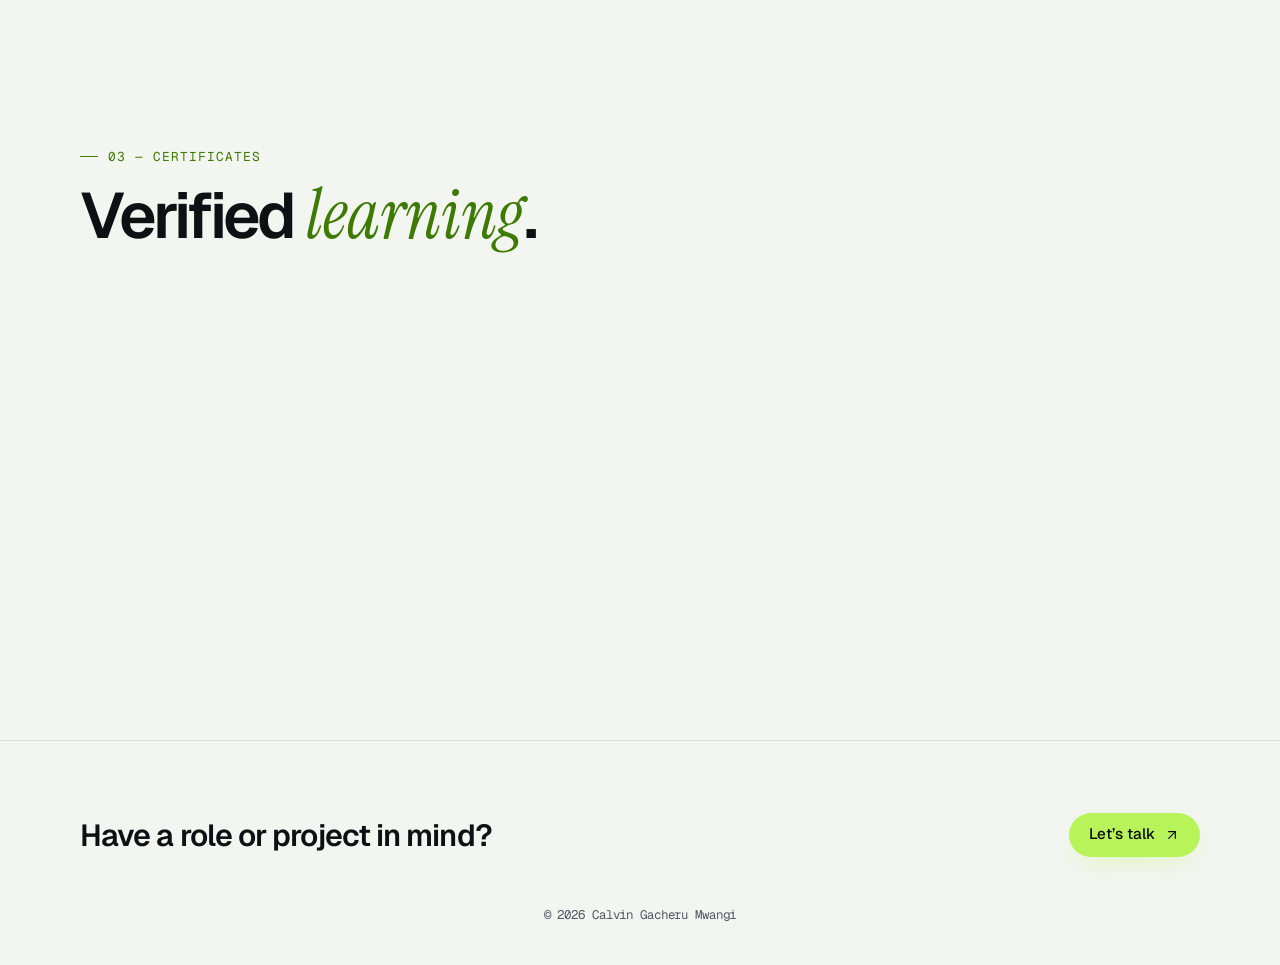
<file: about.html>
<!DOCTYPE html>
<html lang="en" data-theme="dark">
<head>
  <meta charset="UTF-8" />
  <meta name="viewport" content="width=device-width, initial-scale=1.0" />
  <title>About — Calvin Gacheru Mwangi</title>
  <meta name="description" content="About Calvin Gacheru Mwangi: Data Science &amp; Analytics student at USIU-Africa and AI engineer — skills, experience and certificates." />
  <meta name="keywords" content="Data Scientist Nairobi, AI Engineer Kenya, Agentic AI, LangGraph, RAG, Machine Learning Engineer, MLOps" />
  <meta name="author" content="Calvin Gacheru Mwangi" />
  <meta name="robots" content="index, follow, max-image-preview:large" />
  <link rel="canonical" href="https://calvin-gacheru.github.io/MyPortfolio/about.html" />
  <meta name="theme-color" content="#0A0C0F" />

  <meta property="og:type" content="profile" />
  <meta property="og:site_name" content="Calvin Gacheru Mwangi" />
  <meta property="og:locale" content="en_KE" />
  <meta property="og:title" content="About — Calvin Gacheru Mwangi" />
  <meta property="og:description" content="Skills, experience and certificates of Calvin Gacheru Mwangi — Data Science student at USIU-Africa and AI engineer." />
  <meta property="og:url" content="https://calvin-gacheru.github.io/MyPortfolio/about.html" />
  <meta property="og:image" content="https://calvin-gacheru.github.io/MyPortfolio/og-image.png" />
  <meta property="og:image:type" content="image/png" />
  <meta property="og:image:width" content="1200" />
  <meta property="og:image:height" content="630" />
  <meta property="og:image:alt" content="Calvin Gacheru Mwangi — Data Scientist by training, AI Engineer by obsession." />
  <meta property="profile:first_name" content="Calvin" />
  <meta property="profile:last_name" content="Mwangi" />

  <meta name="twitter:card" content="summary_large_image" />
  <meta name="twitter:title" content="About — Calvin Gacheru Mwangi" />
  <meta name="twitter:description" content="Skills, experience and certificates of Calvin Gacheru Mwangi — Data Science student at USIU-Africa and AI engineer." />
  <meta name="twitter:image" content="https://calvin-gacheru.github.io/MyPortfolio/og-image.png" />
  <meta name="twitter:image:alt" content="Calvin Gacheru Mwangi — Data Scientist by training, AI Engineer by obsession." />

  <link rel="icon" type="image/svg+xml" href="favicon.svg" />
  <link rel="icon" type="image/png" sizes="32x32" href="favicon-32.png" />
  <link rel="apple-touch-icon" href="apple-touch-icon.png" />
  <link rel="sitemap" type="application/xml" href="sitemap.xml" />

  <script type="application/ld+json">
  {
    "@context": "https://schema.org",
    "@graph": [
      {
        "@type": "Person",
        "@id": "https://calvin-gacheru.github.io/MyPortfolio/#person",
        "name": "Calvin Gacheru Mwangi",
        "givenName": "Calvin",
        "familyName": "Mwangi",
        "alternateName": "Calvin Gacheru",
        "jobTitle": "Data Scientist & AI Engineer",
        "description": "Data Scientist by training, AI Engineer by obsession. Builds agentic AI, RAG systems and production ML.",
        "url": "https://calvin-gacheru.github.io/MyPortfolio/",
        "image": "https://calvin-gacheru.github.io/MyPortfolio/portrait.webp",
        "email": "mailto:calvin.g.mwangi@gmail.com",
        "address": {
          "@type": "PostalAddress",
          "addressLocality": "Nairobi",
          "addressCountry": "KE"
        },
        "alumniOf": {
          "@type": "CollegeOrUniversity",
          "name": "United States International University — Africa",
          "alternateName": "USIU-Africa"
        },
        "knowsLanguage": [
          "English",
          "Swahili"
        ],
        "knowsAbout": [
          "Data Science",
          "Machine Learning",
          "Agentic AI",
          "LangGraph",
          "Retrieval-Augmented Generation",
          "MLOps",
          "Python",
          "FastAPI",
          "Docker"
        ],
        "sameAs": [
          "https://github.com/Calvin-Gacheru",
          "https://ke.linkedin.com/in/calvin-gacheru-057672281",
          "https://instagram.com/cmgacheru"
        ]
      },
      {
        "@type": "ProfilePage",
        "@id": "https://calvin-gacheru.github.io/MyPortfolio/about.html#webpage",
        "url": "https://calvin-gacheru.github.io/MyPortfolio/about.html",
        "name": "About — Calvin Gacheru Mwangi",
        "description": "About Calvin Gacheru Mwangi: Data Science & Analytics student at USIU-Africa and AI engineer — skills, experience and certificates.",
        "isPartOf": {
          "@id": "https://calvin-gacheru.github.io/MyPortfolio/#website"
        },
        "inLanguage": "en",
        "mainEntity": {
          "@id": "https://calvin-gacheru.github.io/MyPortfolio/#person"
        }
      },
      {
        "@type": "BreadcrumbList",
        "itemListElement": [
          {
            "@type": "ListItem",
            "position": 1,
            "name": "Home",
            "item": "https://calvin-gacheru.github.io/MyPortfolio/"
          },
          {
            "@type": "ListItem",
            "position": 2,
            "name": "About",
            "item": "https://calvin-gacheru.github.io/MyPortfolio/about.html"
          }
        ]
      }
    ]
  }
  </script>

  <!-- Apply saved / system theme before first paint to avoid a flash -->
  <script>
    (function () {
      try {
        var saved = localStorage.getItem('portfolio-theme');
        var theme = saved === 'light' || saved === 'dark'
          ? saved
          : (window.matchMedia('(prefers-color-scheme: light)').matches ? 'light' : 'dark');
        document.documentElement.dataset.theme = theme;
      } catch (e) { /* storage blocked — keep default */ }
      document.documentElement.classList.add('js');
    })();
  </script>

  <link rel="preconnect" href="https://fonts.googleapis.com" />
  <link rel="preconnect" href="https://fonts.gstatic.com" crossorigin />
  <link href="https://fonts.googleapis.com/css2?family=Geist:wght@300..700&family=Geist+Mono:wght@400;500&family=Instrument+Serif:ital@1&display=swap" rel="stylesheet" />

  <link rel="stylesheet" href="style.css" />
</head>
<body>

  <!-- ═══════════════════════════ ICON SPRITE ═══════════════════════════ -->
  <svg class="sprite" aria-hidden="true" focusable="false">
    <symbol id="i-github" viewBox="0 0 24 24"><path d="M15 22v-4a4.8 4.8 0 0 0-1-3.5c3 0 6-2 6-5.5.08-1.25-.27-2.48-1-3.5.28-1.15.28-2.35 0-3.5 0 0-1 0-3 1.5-2.64-.5-5.36-.5-8 0C6 2 5 2 5 2c-.3 1.15-.3 2.35 0 3.5A5.403 5.403 0 0 0 4 9c0 3.5 3 5.5 6 5.5-.39.49-.68 1.05-.85 1.65-.17.6-.22 1.23-.15 1.85v4"/><path d="M9 18c-4.51 2-5-2-7-2"/></symbol>
    <symbol id="i-linkedin" viewBox="0 0 24 24"><path d="M16 8a6 6 0 0 1 6 6v7h-4v-7a2 2 0 0 0-2-2 2 2 0 0 0-2 2v7h-4v-7a6 6 0 0 1 6-6z"/><rect x="2" y="9" width="4" height="12"/><circle cx="4" cy="4" r="2"/></symbol>
    <symbol id="i-instagram" viewBox="0 0 24 24"><rect x="2" y="2" width="20" height="20" rx="5"/><path d="M16 11.37A4 4 0 1 1 12.63 8 4 4 0 0 1 16 11.37z"/><path d="M17.5 6.5h.01"/></symbol>
    <symbol id="i-mail" viewBox="0 0 24 24"><rect x="2" y="4" width="20" height="16" rx="2"/><path d="m22 7-8.97 5.7a1.94 1.94 0 0 1-2.06 0L2 7"/></symbol>
    <symbol id="i-arrow" viewBox="0 0 24 24"><path d="M7 7h10v10"/><path d="M7 17 17 7"/></symbol>
    <symbol id="i-sun" viewBox="0 0 24 24"><circle cx="12" cy="12" r="4"/><path d="M12 2v2M12 20v2m-7.07-2.93 1.41-1.41M17.66 6.34l1.41-1.41M2 12h2M20 12h2M6.34 6.34 4.93 4.93M19.07 19.07l-1.41-1.41"/></symbol>
    <symbol id="i-moon" viewBox="0 0 24 24"><path d="M12 3a6 6 0 0 0 9 9 9 9 0 1 1-9-9Z"/></symbol>
    <symbol id="i-copy" viewBox="0 0 24 24"><rect x="8" y="8" width="14" height="14" rx="2"/><path d="M4 16c-1.1 0-2-.9-2-2V4c0-1.1.9-2 2-2h10c1.1 0 2 .9 2 2"/></symbol>
    <symbol id="i-check" viewBox="0 0 24 24"><path d="M20 6 9 17l-5-5"/></symbol>
    <symbol id="i-x" viewBox="0 0 24 24"><path d="M18 6 6 18M6 6l12 12"/></symbol>
    <symbol id="i-download" viewBox="0 0 24 24"><path d="M21 15v4a2 2 0 0 1-2 2H5a2 2 0 0 1-2-2v-4"/><path d="m7 10 5 5 5-5"/><path d="M12 15V3"/></symbol>
    <symbol id="i-menu" viewBox="0 0 24 24"><path d="M4 7h16M4 12h16M4 17h16"/></symbol>
    <symbol id="i-pin" viewBox="0 0 24 24"><path d="M20 10c0 6-8 12-8 12s-8-6-8-12a8 8 0 0 1 16 0Z"/><circle cx="12" cy="10" r="3"/></symbol>
    <symbol id="i-award" viewBox="0 0 24 24"><circle cx="12" cy="8" r="6"/><path d="M15.477 12.89 17 22l-5-3-5 3 1.523-9.11"/></symbol>
    <symbol id="i-file" viewBox="0 0 24 24"><path d="M15 2H6a2 2 0 0 0-2 2v16a2 2 0 0 0 2 2h12a2 2 0 0 0 2-2V7Z"/><path d="M14 2v4a2 2 0 0 0 2 2h4"/></symbol>
  </svg>

  <a class="skip-link" href="#main">Skip to content</a>

  <!-- Ambient background the glass surfaces blur -->
  <div class="ambient" aria-hidden="true">
    <div class="blob blob-1"></div>
    <div class="blob blob-2"></div>
    <div class="blob blob-3"></div>
    <div class="ambient-grid"></div>
  </div>


  <!-- ═══════════════════════════ NAVBAR ═══════════════════════════ -->
  <header class="nav" id="nav">
    <div class="nav-bar">
      <a href="index.html" class="nav-logo" aria-label="Calvin Gacheru Mwangi — home">CALVIN GACHERU<span class="logo-dot" aria-hidden="true"></span></a>

      <nav class="nav-menu" id="nav-menu" aria-label="Primary">
        <ul class="nav-links">
          <li><a href="index.html" class="nav-link">Home</a></li>
          <li><a href="projects.html" class="nav-link">Projects</a></li>
          <li><a href="about.html" class="nav-link active" aria-current="page">About</a></li>
          <li><a href="contact.html" class="nav-link">Contact</a></li>
        </ul>
        <span class="nav-indicator" aria-hidden="true"></span>
      </nav>

      <div class="nav-actions">
        <button class="icon-btn theme-toggle" id="theme-toggle" type="button" aria-label="Switch to light mode">
          <svg class="icon theme-icon-moon" aria-hidden="true"><use href="#i-moon"/></svg>
          <svg class="icon theme-icon-sun" aria-hidden="true"><use href="#i-sun"/></svg>
        </button>
        <button class="icon-btn menu-toggle" id="menu-toggle" type="button" aria-label="Open menu" aria-expanded="false" aria-controls="nav-menu">
          <svg class="icon icon-menu" aria-hidden="true"><use href="#i-menu"/></svg>
          <svg class="icon icon-close" aria-hidden="true"><use href="#i-x"/></svg>
        </button>
      </div>
    </div>
  </header>

  <main id="main">

    <!-- ═══════════════════════════ ABOUT ═══════════════════════════ -->
    <section class="section section-first" id="about" aria-labelledby="about-title">
      <div class="container">
        <header class="section-head reveal">
          <p class="eyebrow mono">01 — About</p>
          <h1 class="section-title" id="about-title">Two disciplines, <em class="serif">one</em> builder.</h1>
        </header>

        <div class="bento">

          <article class="tile glass tile-bio reveal">
            <p class="tile-label mono">Profile</p>
            <h3 class="tile-heading">I don’t just train models — I ship them into production.</h3>
            <p>
              Fourth-year <strong>Data Science &amp; Analytics</strong> student at USIU-Africa who builds production software.
              I’ve shipped an <strong>autonomous data-analysis agent</strong> with sandboxed code execution, an agentic <strong>AI productivity assistant</strong>, <strong>RAG systems</strong>,
              explainable clinical <strong>ML models</strong>, and live client sites like <strong>BikBat Insurance</strong>.
            </p>
            <p>
              I own the whole lifecycle: data pipelines, modelling, APIs, containers, CI/CD and secure cloud deployment.
            </p>
            <ul class="meta-list">
              <li>
                <svg class="icon" aria-hidden="true"><use href="#i-mail"/></svg>
                <a href="mailto:calvin.g.mwangi@gmail.com">calvin.g.mwangi@gmail.com</a>
              </li>
              <li>
                <svg class="icon" aria-hidden="true"><use href="#i-pin"/></svg>
                <span>Nairobi, Kenya</span>
              </li>
              <li>
                <svg class="icon" aria-hidden="true"><use href="#i-download"/></svg>
                <a href="Calvin_Gacheru_Resume.pdf" download>Résumé (PDF)</a>
              </li>
              <li>
                <svg class="icon" aria-hidden="true"><use href="#i-download"/></svg>
                <a href="Calvin_Gacheru_CV.pdf" download>CV (PDF)</a>
              </li>
            </ul>
          </article>

          <figure class="tile glass tile-photo reveal">
            <img src="portrait.webp" alt="Portrait of Calvin Gacheru Mwangi" width="592" height="798" loading="lazy" decoding="async" />
          </figure>

          <article class="tile glass tile-metrics reveal" aria-label="Key results">
            <p class="tile-label mono">Eval metrics</p>
            <dl class="metrics">
              <div class="metric">
                <dt class="mono">Best F1 — NLP sentiment</dt>
                <dd><span class="count" data-count="93">93</span><span class="unit">%</span></dd>
              </div>
              <div class="metric">
                <dt class="mono">Minority-class recall</dt>
                <dd><span class="count" data-count="88">88</span><span class="unit">%</span></dd>
              </div>
              <div class="metric">
                <dt class="mono">Projects shipped</dt>
                <dd><span class="count" data-count="18">18</span></dd>
              </div>
              <div class="metric">
                <dt class="mono">Live client site</dt>
                <dd><span class="count" data-count="1">1</span></dd>
              </div>
            </dl>
          </article>

          <article class="tile glass tile-track tile-track-ds reveal">
            <div class="track-head">
              <p class="tile-label mono">Track 01 · Degree</p>
              <span class="track-badge mono">BSc ’27</span>
            </div>
            <h3 class="tile-heading">Data Science</h3>
            <p>Statistical modelling, predictive analytics and explainable ML — turning messy data into decisions people can trust.</p>
            <ul class="pill-list" aria-label="Data science skills">
              <li>scikit-learn</li><li>XGBoost</li><li>LightGBM</li><li>SHAP</li><li>pandas</li><li>statsmodels</li><li>R</li><li>Power BI</li>
            </ul>
          </article>

          <article class="tile glass tile-track tile-track-ai reveal">
            <div class="track-head">
              <p class="tile-label mono">Track 02 · Self-driven</p>
              <span class="track-badge mono">Agentic</span>
            </div>
            <h3 class="tile-heading">AI Engineering</h3>
            <p>Agents that reason, call tools and act — built with LangGraph, retrieval pipelines and both hosted and local LLMs.</p>
            <ul class="pill-list" aria-label="AI engineering skills">
              <li>LangGraph</li><li>LangChain</li><li>RAG</li><li>Groq</li><li>Ollama</li><li>pgvector</li><li>Qdrant</li><li>OpenAI API</li>
            </ul>
          </article>

          <article class="tile glass tile-stack reveal">
            <p class="tile-label mono">Stack</p>
            <dl class="stack">
              <div><dt>Languages</dt><dd>Python · SQL · R · Bash · JavaScript</dd></div>
              <div><dt>Data</dt><dd>ETL pipelines · PostgreSQL · Redis · EDA · Time series</dd></div>
              <div><dt>Serving</dt><dd>FastAPI · Flask · Django · Streamlit</dd></div>
              <div><dt>Infra</dt><dd>Docker · Kubernetes · GitHub Actions · Linux · TLS / IAM</dd></div>
            </dl>
          </article>

          <article class="tile glass tile-how reveal">
            <p class="tile-label mono">How I work</p>
            <ul class="check-list">
              <li>End-to-end ownership</li>
              <li>Business-minded problem solving</li>
              <li>Cross-functional communication</li>
              <li>Fast, autonomous learning</li>
            </ul>
          </article>

          <article class="tile glass tile-off reveal">
            <p class="tile-label mono">Off the clock</p>
            <ul class="pill-list">
              <li>Kaggle</li><li>Linux tinkering</li><li>Chess</li><li>Music</li><li>Reading</li>
            </ul>
            <p class="tile-foot mono">Speaks English · Swahili</p>
          </article>

        </div>
      </div>
    </section>

    <!-- ═══════════════════════════ EXPERIENCE ══════════════════════ -->
    <section class="section" id="experience" aria-labelledby="experience-title">
      <div class="container">
        <header class="section-head reveal">
          <p class="eyebrow mono">02 — Experience</p>
          <h2 class="section-title" id="experience-title">Training <em class="serif">log</em>.</h2>
        </header>

        <ol class="timeline">

          <li class="epoch glass reveal">
            <p class="epoch-meta mono"><span class="epoch-tag tag-live">Ongoing</span> Self-directed</p>
            <h3 class="epoch-title">AI Engineering — Agentic Systems</h3>
            <p>Designing and shipping agentic AI on the side: stateful LangGraph agents, tool-calling, RAG over vector stores, and local LLMs with Ollama.</p>
          </li>

          <li class="epoch glass reveal">
            <p class="epoch-meta mono"><span class="epoch-tag tag-live">2026</span> Freelance · Nairobi</p>
            <h3 class="epoch-title">Full-Stack Developer — BikBat Insurance Agency</h3>
            <p>Engineered and deployed the client’s corporate web platform end-to-end, directing domain configuration, DNS and secure cloud hosting for a reliable launch.</p>
            <a class="inline-link" href="https://bikbatinsurance.com" target="_blank" rel="noopener">bikbatinsurance.com<span class="sr-only"> (opens in new tab)</span><svg class="icon" aria-hidden="true"><use href="#i-arrow"/></svg></a>
          </li>

          <li class="epoch glass reveal">
            <p class="epoch-meta mono"><span class="epoch-tag">2025</span> Internship · Remote</p>
            <h3 class="epoch-title">Data Science Virtual Intern — ProdigyInfoTech</h3>
            <p>Delivered four end-to-end projects in EDA, predictive modelling, churn analytics and NLP sentiment — reproducible, documented workflows throughout.</p>
            <ul class="tags mono link-tags">
              <li><a href="https://github.com/Calvin-Gacheru/PRODIGY_DS_01" target="_blank" rel="noopener">EDA</a></li>
              <li><a href="https://github.com/Calvin-Gacheru/PRODIGY_DS_02" target="_blank" rel="noopener">Predictive</a></li>
              <li><a href="https://github.com/Calvin-Gacheru/PRODIGY_DS_03" target="_blank" rel="noopener">Churn</a></li>
              <li><a href="https://github.com/Calvin-Gacheru/PRODIGY_DS_04" target="_blank" rel="noopener">Sentiment</a></li>
            </ul>
          </li>

          <li class="epoch glass reveal">
            <p class="epoch-meta mono"><span class="epoch-tag">Year 4 of 4</span> Expected 2027</p>
            <h3 class="epoch-title">BSc Data Science &amp; Analytics — USIU-Africa</h3>
            <p>United States International University — Africa. Statistics, machine learning, data engineering and business analytics.</p>
          </li>

        </ol>
      </div>
    </section>

    <!-- ═══════════════════════════ CERTIFICATES ════════════════════ -->
    <section class="section" id="certificates" aria-labelledby="certificates-title">
      <div class="container">
        <header class="section-head reveal">
          <p class="eyebrow mono">03 — Certificates</p>
          <h2 class="section-title" id="certificates-title">Verified <em class="serif">learning</em>.</h2>
        </header>

        <div class="certs">
          <article class="cert glass reveal">
            <svg class="icon cert-icon" aria-hidden="true"><use href="#i-award"/></svg>
            <p class="tile-label mono">ProdigyInfoTech · 2025</p>
            <h3 class="cert-title">Data Science Virtual Internship</h3>
            <p>End-to-end projects in exploratory analysis, predictive modelling, churn analytics and sentiment analysis.</p>
            <div class="cert-actions">
              <button type="button" class="btn btn-glass btn-sm" data-cert="Certificates/Prodigy%20Certificate.pdf" data-cert-title="Data Science Virtual Internship — ProdigyInfoTech">
                <svg class="icon" aria-hidden="true"><use href="#i-file"/></svg> Preview
              </button>
              <a class="inline-link" href="Certificates/Prodigy%20Certificate.pdf" target="_blank" rel="noopener">Open PDF<span class="sr-only"> (opens in new tab)</span><svg class="icon" aria-hidden="true"><use href="#i-arrow"/></svg></a>
            </div>
          </article>

          <article class="cert glass reveal">
            <svg class="icon cert-icon" aria-hidden="true"><use href="#i-award"/></svg>
            <p class="tile-label mono">Simplilearn</p>
            <h3 class="cert-title">Building AI Agents using LangGraph</h3>
            <p>LangGraph agent workflows, stateful orchestration patterns and practical AI agent implementation.</p>
            <div class="cert-actions">
              <button type="button" class="btn btn-glass btn-sm" data-cert="Certificates/Simplilearn%20Certificate.pdf" data-cert-title="Building AI Agents using LangGraph — Simplilearn">
                <svg class="icon" aria-hidden="true"><use href="#i-file"/></svg> Preview
              </button>
              <a class="inline-link" href="Certificates/Simplilearn%20Certificate.pdf" target="_blank" rel="noopener">Open PDF<span class="sr-only"> (opens in new tab)</span><svg class="icon" aria-hidden="true"><use href="#i-arrow"/></svg></a>
            </div>
          </article>
        </div>
      </div>
    </section>

  </main>

  <!-- ═══════════════════════════ FOOTER ══════════════════════════ -->
  <footer class="footer">
    <div class="container footer-cta">
      <p class="footer-cta-text">Have a role or project in mind?</p>
      <a class="btn btn-primary magnetic" href="contact.html">
        Let’s talk
        <svg class="icon" aria-hidden="true"><use href="#i-arrow"/></svg>
      </a>
    </div>
    <div class="container footer-inner">
      <div class="footer-center">
        <p class="mono">© <span id="year">2026</span> Calvin Gacheru Mwangi</p>
      </div>
    </div>
  </footer>

  <!-- ═══════════════════════════ CERT DIALOG ═════════════════════ -->
  <dialog class="cert-dialog glass" id="cert-dialog" aria-labelledby="cert-dialog-title">
    <div class="dialog-head">
      <h2 class="dialog-title" id="cert-dialog-title">Certificate</h2>
      <button type="button" class="icon-btn" id="cert-close" aria-label="Close certificate preview">
        <svg class="icon" aria-hidden="true"><use href="#i-x"/></svg>
      </button>
    </div>
    <div class="dialog-body">
      <object class="cert-pdf" id="cert-pdf" type="application/pdf" aria-label="Certificate PDF preview">
        <p class="cert-fallback">PDF preview isn’t supported in this browser. Use “Open in new tab” below.</p>
      </object>
    </div>
    <div class="dialog-foot">
      <a class="inline-link" id="cert-open" href="#" target="_blank" rel="noopener">Open in new tab<svg class="icon" aria-hidden="true"><use href="#i-arrow"/></svg></a>
    </div>
  </dialog>

  <!-- Floating back-to-top, shown while scrolling up -->
  <button type="button" class="to-top glass" id="to-top" aria-label="Back to top">
    <svg class="icon" aria-hidden="true"><use href="#i-arrow"/></svg>
  </button>

  <script src="script.js" defer></script>
</body>
</html>
</file>
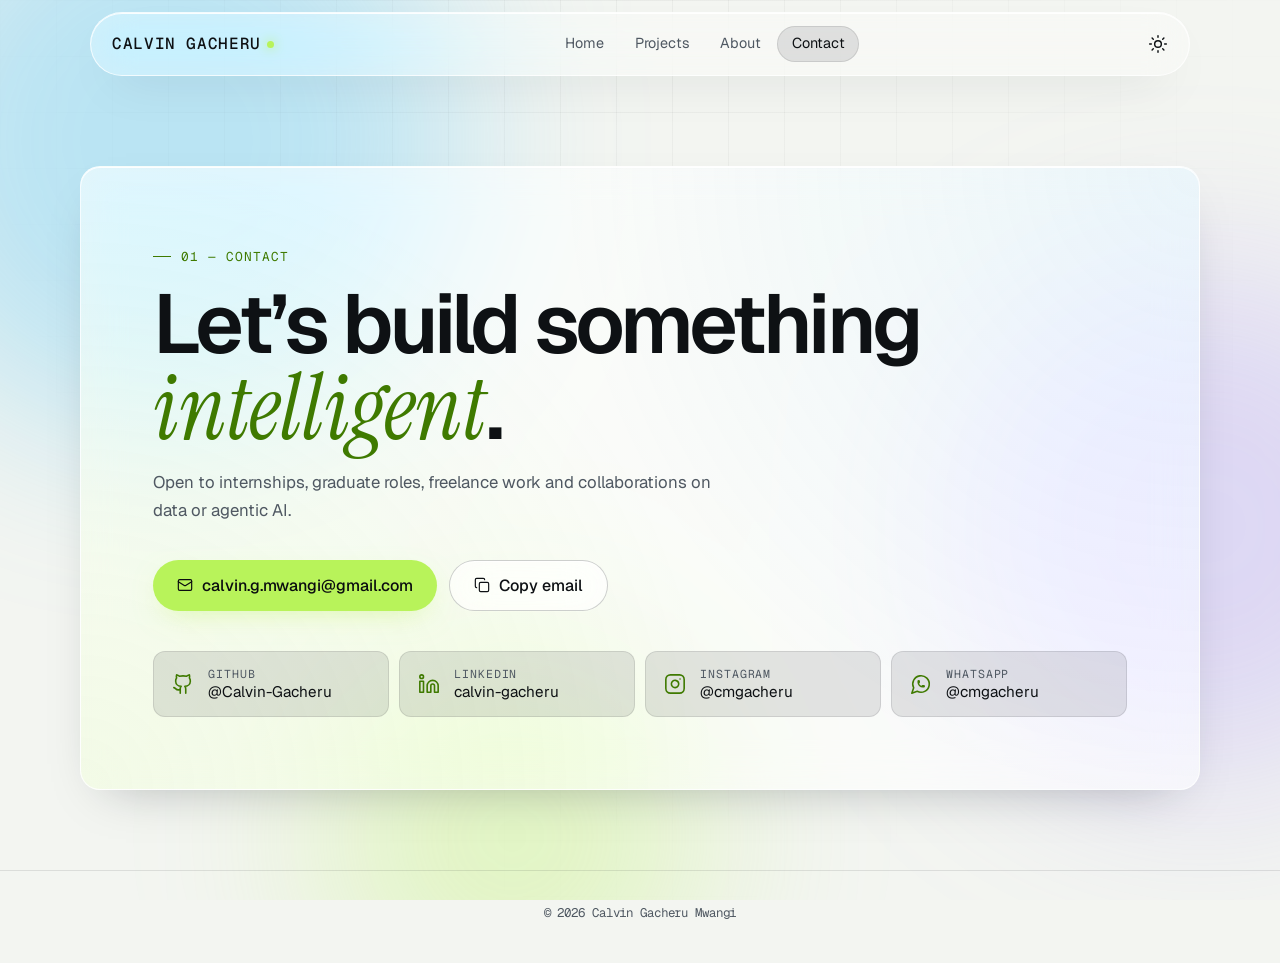
<file: contact.html>
<!DOCTYPE html>
<html lang="en" data-theme="dark">
<head>
  <meta charset="UTF-8" />
  <meta name="viewport" content="width=device-width, initial-scale=1.0" />
  <title>Contact — Calvin Gacheru Mwangi</title>
  <meta name="description" content="Get in touch with Calvin Gacheru Mwangi — open to internships, graduate roles, freelance work and collaborations on data and agentic AI." />
  <meta name="keywords" content="Data Scientist Nairobi, AI Engineer Kenya, Agentic AI, LangGraph, RAG, Machine Learning Engineer, MLOps" />
  <meta name="author" content="Calvin Gacheru Mwangi" />
  <meta name="robots" content="index, follow, max-image-preview:large" />
  <link rel="canonical" href="https://calvin-gacheru.github.io/MyPortfolio/contact.html" />
  <meta name="theme-color" content="#0A0C0F" />

  <meta property="og:type" content="website" />
  <meta property="og:site_name" content="Calvin Gacheru Mwangi" />
  <meta property="og:locale" content="en_KE" />
  <meta property="og:title" content="Contact — Calvin Gacheru Mwangi" />
  <meta property="og:description" content="Open to internships, graduate roles, freelance work and collaborations on data and agentic AI." />
  <meta property="og:url" content="https://calvin-gacheru.github.io/MyPortfolio/contact.html" />
  <meta property="og:image" content="https://calvin-gacheru.github.io/MyPortfolio/og-image.png" />
  <meta property="og:image:type" content="image/png" />
  <meta property="og:image:width" content="1200" />
  <meta property="og:image:height" content="630" />
  <meta property="og:image:alt" content="Calvin Gacheru Mwangi — Data Scientist by training, AI Engineer by obsession." />

  <meta name="twitter:card" content="summary_large_image" />
  <meta name="twitter:title" content="Contact — Calvin Gacheru Mwangi" />
  <meta name="twitter:description" content="Open to internships, graduate roles, freelance work and collaborations on data and agentic AI." />
  <meta name="twitter:image" content="https://calvin-gacheru.github.io/MyPortfolio/og-image.png" />
  <meta name="twitter:image:alt" content="Calvin Gacheru Mwangi — Data Scientist by training, AI Engineer by obsession." />

  <link rel="icon" type="image/svg+xml" href="favicon.svg" />
  <link rel="icon" type="image/png" sizes="32x32" href="favicon-32.png" />
  <link rel="apple-touch-icon" href="apple-touch-icon.png" />
  <link rel="sitemap" type="application/xml" href="sitemap.xml" />

  <script type="application/ld+json">
  {
    "@context": "https://schema.org",
    "@graph": [
      {
        "@type": "ContactPage",
        "@id": "https://calvin-gacheru.github.io/MyPortfolio/contact.html#webpage",
        "url": "https://calvin-gacheru.github.io/MyPortfolio/contact.html",
        "name": "Contact — Calvin Gacheru Mwangi",
        "description": "Get in touch with Calvin Gacheru Mwangi — open to internships, graduate roles, freelance work and collaborations on data and agentic AI.",
        "isPartOf": {
          "@id": "https://calvin-gacheru.github.io/MyPortfolio/#website"
        },
        "inLanguage": "en",
        "about": {
          "@id": "https://calvin-gacheru.github.io/MyPortfolio/#person"
        }
      },
      {
        "@type": "BreadcrumbList",
        "itemListElement": [
          {
            "@type": "ListItem",
            "position": 1,
            "name": "Home",
            "item": "https://calvin-gacheru.github.io/MyPortfolio/"
          },
          {
            "@type": "ListItem",
            "position": 2,
            "name": "Contact",
            "item": "https://calvin-gacheru.github.io/MyPortfolio/contact.html"
          }
        ]
      }
    ]
  }
  </script>

  <!-- Apply saved / system theme before first paint to avoid a flash -->
  <script>
    (function () {
      try {
        var saved = localStorage.getItem('portfolio-theme');
        var theme = saved === 'light' || saved === 'dark'
          ? saved
          : (window.matchMedia('(prefers-color-scheme: light)').matches ? 'light' : 'dark');
        document.documentElement.dataset.theme = theme;
      } catch (e) { /* storage blocked — keep default */ }
      document.documentElement.classList.add('js');
    })();
  </script>

  <link rel="preconnect" href="https://fonts.googleapis.com" />
  <link rel="preconnect" href="https://fonts.gstatic.com" crossorigin />
  <link href="https://fonts.googleapis.com/css2?family=Geist:wght@300..700&family=Geist+Mono:wght@400;500&family=Instrument+Serif:ital@1&display=swap" rel="stylesheet" />

  <link rel="stylesheet" href="style.css" />
</head>
<body>

  <!-- ═══════════════════════════ ICON SPRITE ═══════════════════════════ -->
  <svg class="sprite" aria-hidden="true" focusable="false">
    <symbol id="i-github" viewBox="0 0 24 24"><path d="M15 22v-4a4.8 4.8 0 0 0-1-3.5c3 0 6-2 6-5.5.08-1.25-.27-2.48-1-3.5.28-1.15.28-2.35 0-3.5 0 0-1 0-3 1.5-2.64-.5-5.36-.5-8 0C6 2 5 2 5 2c-.3 1.15-.3 2.35 0 3.5A5.403 5.403 0 0 0 4 9c0 3.5 3 5.5 6 5.5-.39.49-.68 1.05-.85 1.65-.17.6-.22 1.23-.15 1.85v4"/><path d="M9 18c-4.51 2-5-2-7-2"/></symbol>
    <symbol id="i-linkedin" viewBox="0 0 24 24"><path d="M16 8a6 6 0 0 1 6 6v7h-4v-7a2 2 0 0 0-2-2 2 2 0 0 0-2 2v7h-4v-7a6 6 0 0 1 6-6z"/><rect x="2" y="9" width="4" height="12"/><circle cx="4" cy="4" r="2"/></symbol>
    <symbol id="i-whatsapp" viewBox="0 0 24 24"><path d="M7.9 20A9 9 0 1 0 4 16.1L2 22Z"/><path d="M9 10a.5.5 0 0 0 1 0V9a.5.5 0 0 0-1 0v1a5 5 0 0 0 5 5h1a.5.5 0 0 0 0-1h-1a.5.5 0 0 0 0 1"/></symbol>
    <symbol id="i-instagram" viewBox="0 0 24 24"><rect x="2" y="2" width="20" height="20" rx="5"/><path d="M16 11.37A4 4 0 1 1 12.63 8 4 4 0 0 1 16 11.37z"/><path d="M17.5 6.5h.01"/></symbol>
    <symbol id="i-mail" viewBox="0 0 24 24"><rect x="2" y="4" width="20" height="16" rx="2"/><path d="m22 7-8.97 5.7a1.94 1.94 0 0 1-2.06 0L2 7"/></symbol>
    <symbol id="i-arrow" viewBox="0 0 24 24"><path d="M7 7h10v10"/><path d="M7 17 17 7"/></symbol>
    <symbol id="i-sun" viewBox="0 0 24 24"><circle cx="12" cy="12" r="4"/><path d="M12 2v2M12 20v2m-7.07-2.93 1.41-1.41M17.66 6.34l1.41-1.41M2 12h2M20 12h2M6.34 6.34 4.93 4.93M19.07 19.07l-1.41-1.41"/></symbol>
    <symbol id="i-moon" viewBox="0 0 24 24"><path d="M12 3a6 6 0 0 0 9 9 9 9 0 1 1-9-9Z"/></symbol>
    <symbol id="i-copy" viewBox="0 0 24 24"><rect x="8" y="8" width="14" height="14" rx="2"/><path d="M4 16c-1.1 0-2-.9-2-2V4c0-1.1.9-2 2-2h10c1.1 0 2 .9 2 2"/></symbol>
    <symbol id="i-check" viewBox="0 0 24 24"><path d="M20 6 9 17l-5-5"/></symbol>
    <symbol id="i-x" viewBox="0 0 24 24"><path d="M18 6 6 18M6 6l12 12"/></symbol>
    <symbol id="i-download" viewBox="0 0 24 24"><path d="M21 15v4a2 2 0 0 1-2 2H5a2 2 0 0 1-2-2v-4"/><path d="m7 10 5 5 5-5"/><path d="M12 15V3"/></symbol>
    <symbol id="i-menu" viewBox="0 0 24 24"><path d="M4 7h16M4 12h16M4 17h16"/></symbol>
    <symbol id="i-pin" viewBox="0 0 24 24"><path d="M20 10c0 6-8 12-8 12s-8-6-8-12a8 8 0 0 1 16 0Z"/><circle cx="12" cy="10" r="3"/></symbol>
    <symbol id="i-award" viewBox="0 0 24 24"><circle cx="12" cy="8" r="6"/><path d="M15.477 12.89 17 22l-5-3-5 3 1.523-9.11"/></symbol>
    <symbol id="i-file" viewBox="0 0 24 24"><path d="M15 2H6a2 2 0 0 0-2 2v16a2 2 0 0 0 2 2h12a2 2 0 0 0 2-2V7Z"/><path d="M14 2v4a2 2 0 0 0 2 2h4"/></symbol>
  </svg>

  <a class="skip-link" href="#main">Skip to content</a>

  <!-- Ambient background the glass surfaces blur -->
  <div class="ambient" aria-hidden="true">
    <div class="blob blob-1"></div>
    <div class="blob blob-2"></div>
    <div class="blob blob-3"></div>
    <div class="ambient-grid"></div>
  </div>


  <!-- ═══════════════════════════ NAVBAR ═══════════════════════════ -->
  <header class="nav" id="nav">
    <div class="nav-bar">
      <a href="index.html" class="nav-logo" aria-label="Calvin Gacheru Mwangi — home">CALVIN GACHERU<span class="logo-dot" aria-hidden="true"></span></a>

      <nav class="nav-menu" id="nav-menu" aria-label="Primary">
        <ul class="nav-links">
          <li><a href="index.html" class="nav-link">Home</a></li>
          <li><a href="projects.html" class="nav-link">Projects</a></li>
          <li><a href="about.html" class="nav-link">About</a></li>
          <li><a href="contact.html" class="nav-link active" aria-current="page">Contact</a></li>
        </ul>
        <span class="nav-indicator" aria-hidden="true"></span>
      </nav>

      <div class="nav-actions">
        <button class="icon-btn theme-toggle" id="theme-toggle" type="button" aria-label="Switch to light mode">
          <svg class="icon theme-icon-moon" aria-hidden="true"><use href="#i-moon"/></svg>
          <svg class="icon theme-icon-sun" aria-hidden="true"><use href="#i-sun"/></svg>
        </button>
        <button class="icon-btn menu-toggle" id="menu-toggle" type="button" aria-label="Open menu" aria-expanded="false" aria-controls="nav-menu">
          <svg class="icon icon-menu" aria-hidden="true"><use href="#i-menu"/></svg>
          <svg class="icon icon-close" aria-hidden="true"><use href="#i-x"/></svg>
        </button>
      </div>
    </div>
  </header>

  <main id="main">

    <!-- ═══════════════════════════ CONTACT ═════════════════════════ -->
    <section class="section section-first section-contact" id="contact" aria-labelledby="contact-title">
      <div class="container">
        <div class="contact glass reveal">
          <p class="eyebrow mono">01 — Contact</p>
          <h1 class="contact-title" id="contact-title">Let’s build something <em class="serif">intelligent</em>.</h1>
          <p class="section-sub">Open to internships, graduate roles, freelance work and collaborations on data or agentic AI.</p>

          <div class="contact-cta">
            <a class="btn btn-primary btn-lg magnetic" href="mailto:calvin.g.mwangi@gmail.com">
              <svg class="icon" aria-hidden="true"><use href="#i-mail"/></svg>
              calvin.g.mwangi@gmail.com
            </a>
            <button type="button" class="btn btn-glass btn-lg magnetic" id="copy-email" data-email="calvin.g.mwangi@gmail.com">
              <svg class="icon icon-copy" aria-hidden="true"><use href="#i-copy"/></svg>
              <svg class="icon icon-check" aria-hidden="true"><use href="#i-check"/></svg>
              <span class="copy-label">Copy email</span>
            </button>
            <span class="sr-only" id="copy-status" aria-live="polite"></span>
          </div>

          <ul class="socials">
            <li><a class="social" href="https://github.com/Calvin-Gacheru" target="_blank" rel="noopener">
              <svg class="icon" aria-hidden="true"><use href="#i-github"/></svg>
              <span><span class="social-label mono">GitHub</span>@Calvin-Gacheru</span>
            </a></li>
            <li><a class="social" href="https://ke.linkedin.com/in/calvin-gacheru-057672281" target="_blank" rel="noopener">
              <svg class="icon" aria-hidden="true"><use href="#i-linkedin"/></svg>
              <span><span class="social-label mono">LinkedIn</span>calvin-gacheru</span>
            </a></li>
            <li><a class="social" href="https://instagram.com/cmgacheru" target="_blank" rel="noopener">
              <svg class="icon" aria-hidden="true"><use href="#i-instagram"/></svg>
              <span><span class="social-label mono">Instagram</span>@cmgacheru</span>
            </a></li>
            <li><a class="social" href="https://wa.me/cmgacheru" target="_blank" rel="noopener">
              <svg class="icon" aria-hidden="true"><use href="#i-whatsapp"/></svg>
              <span><span class="social-label mono">WhatsApp</span>@cmgacheru</span>
            </a></li>
          </ul>
        </div>
      </div>
    </section>

  </main>

  <!-- ═══════════════════════════ FOOTER ══════════════════════════ -->
  <footer class="footer">
    <div class="container footer-inner">
      <div class="footer-center">
        <p class="mono">© <span id="year">2026</span> Calvin Gacheru Mwangi</p>
      </div>
    </div>
  </footer>

  <!-- Floating back-to-top, shown while scrolling up -->
  <button type="button" class="to-top glass" id="to-top" aria-label="Back to top">
    <svg class="icon" aria-hidden="true"><use href="#i-arrow"/></svg>
  </button>

  <script src="script.js" defer></script>
</body>
</html>
</file>
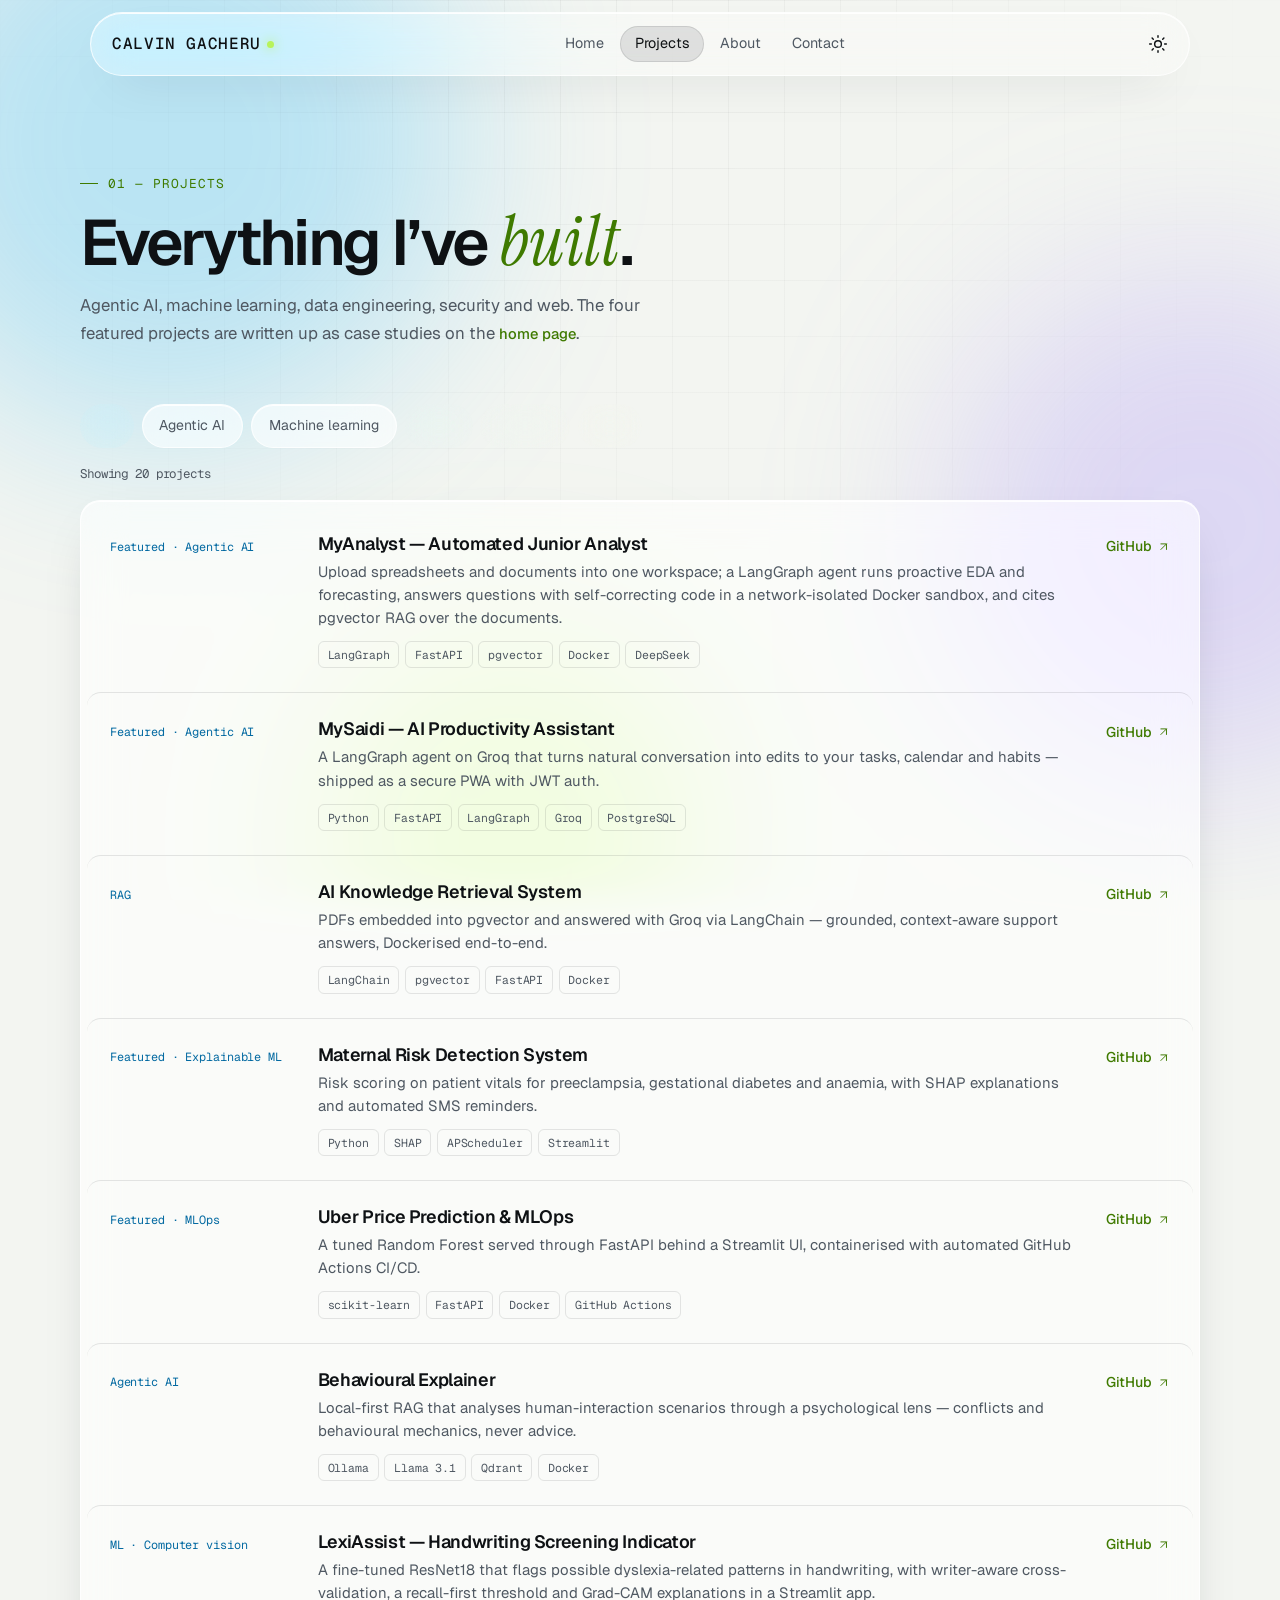
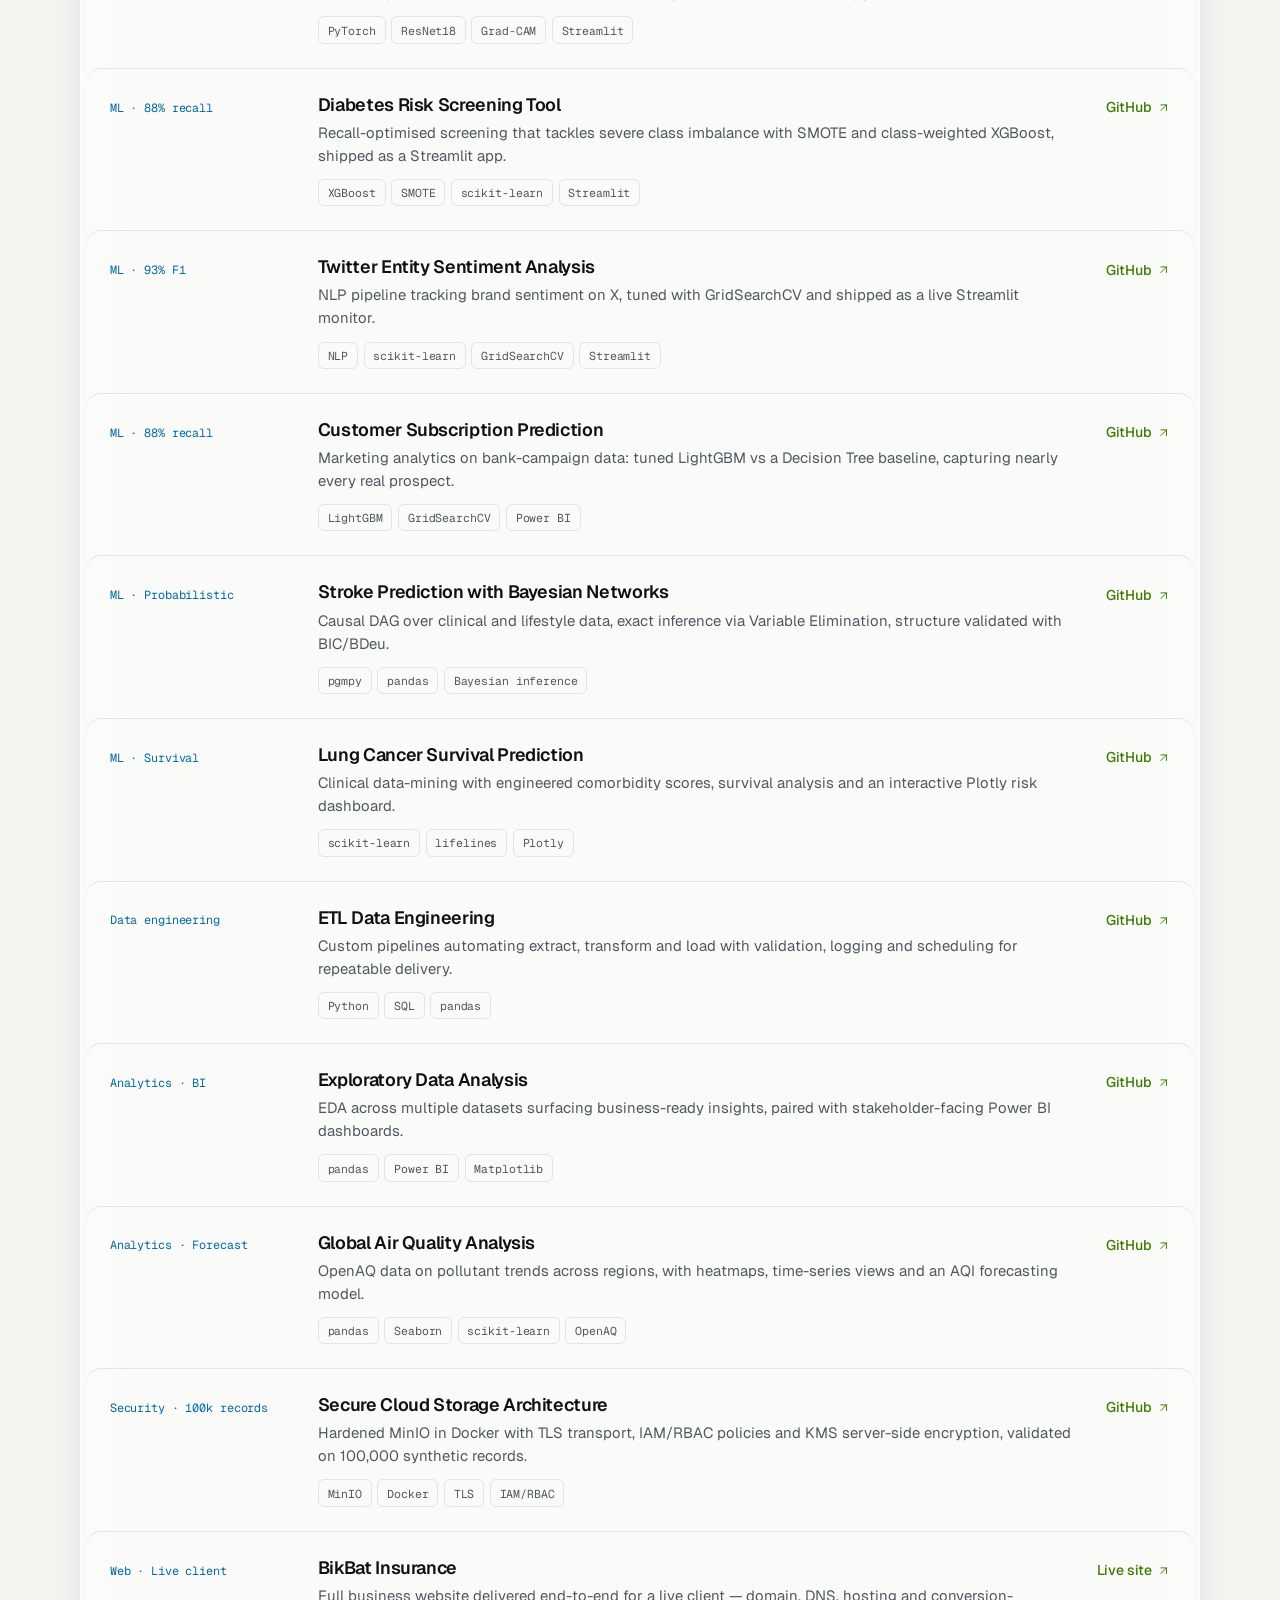
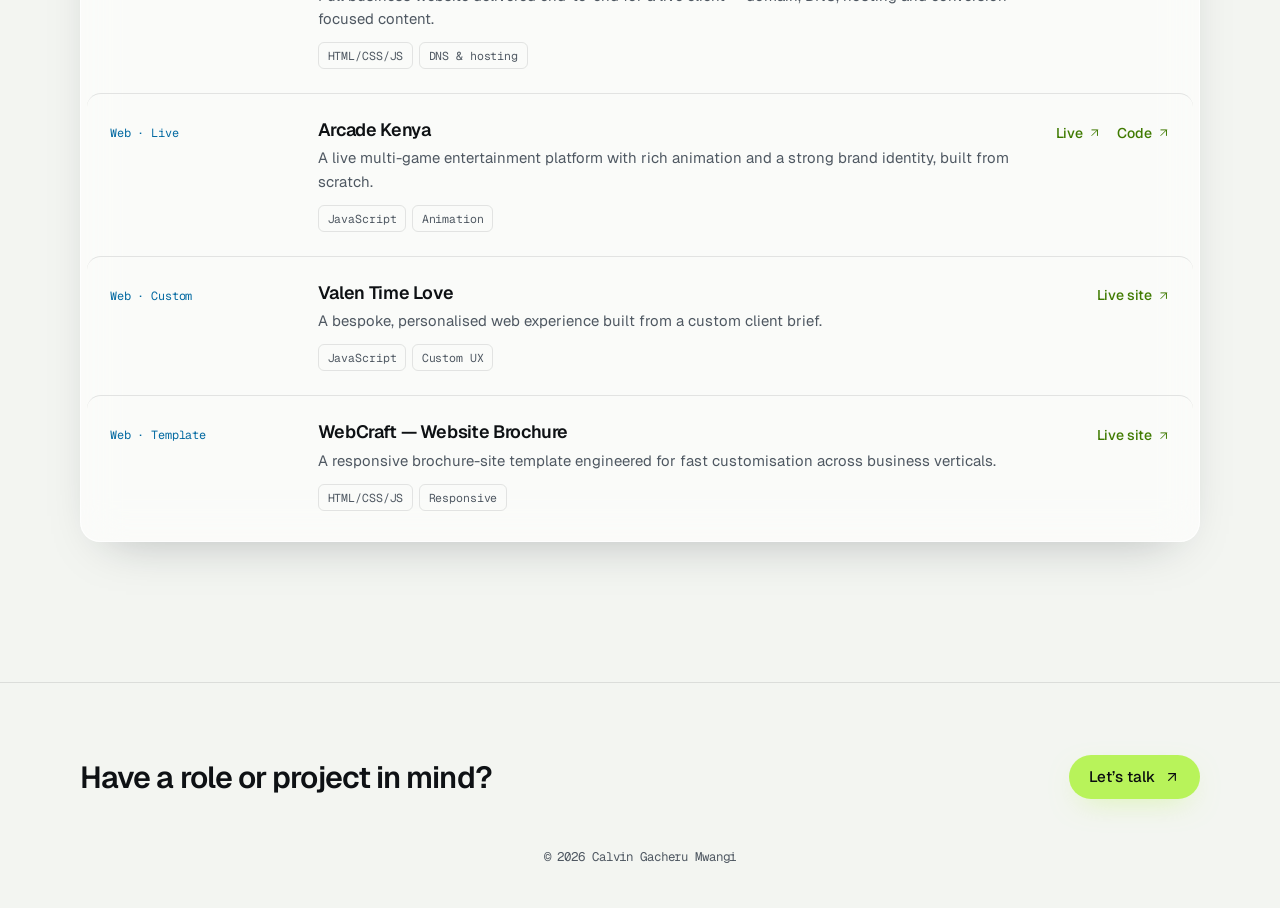
<file: projects.html>
<!DOCTYPE html>
<html lang="en" data-theme="dark">
<head>
  <meta charset="UTF-8" />
  <meta name="viewport" content="width=device-width, initial-scale=1.0" />
  <title>Projects — Calvin Gacheru Mwangi</title>
  <meta name="description" content="Every project by Calvin Gacheru Mwangi: agentic AI, RAG, machine learning, data engineering, cloud security and web development." />
  <meta name="keywords" content="Data Scientist Nairobi, AI Engineer Kenya, Agentic AI, LangGraph, RAG, Machine Learning Engineer, MLOps" />
  <meta name="author" content="Calvin Gacheru Mwangi" />
  <meta name="robots" content="index, follow, max-image-preview:large" />
  <link rel="canonical" href="https://calvin-gacheru.github.io/MyPortfolio/projects.html" />
  <meta name="theme-color" content="#0A0C0F" />

  <meta property="og:type" content="website" />
  <meta property="og:site_name" content="Calvin Gacheru Mwangi" />
  <meta property="og:locale" content="en_KE" />
  <meta property="og:title" content="Projects — Calvin Gacheru Mwangi" />
  <meta property="og:description" content="20 projects across agentic AI, RAG, machine learning, data engineering, cloud security and web." />
  <meta property="og:url" content="https://calvin-gacheru.github.io/MyPortfolio/projects.html" />
  <meta property="og:image" content="https://calvin-gacheru.github.io/MyPortfolio/og-image.png" />
  <meta property="og:image:type" content="image/png" />
  <meta property="og:image:width" content="1200" />
  <meta property="og:image:height" content="630" />
  <meta property="og:image:alt" content="Calvin Gacheru Mwangi — Data Scientist by training, AI Engineer by obsession." />

  <meta name="twitter:card" content="summary_large_image" />
  <meta name="twitter:title" content="Projects — Calvin Gacheru Mwangi" />
  <meta name="twitter:description" content="20 projects across agentic AI, RAG, machine learning, data engineering, cloud security and web." />
  <meta name="twitter:image" content="https://calvin-gacheru.github.io/MyPortfolio/og-image.png" />
  <meta name="twitter:image:alt" content="Calvin Gacheru Mwangi — Data Scientist by training, AI Engineer by obsession." />

  <link rel="icon" type="image/svg+xml" href="favicon.svg" />
  <link rel="icon" type="image/png" sizes="32x32" href="favicon-32.png" />
  <link rel="apple-touch-icon" href="apple-touch-icon.png" />
  <link rel="sitemap" type="application/xml" href="sitemap.xml" />

  <script type="application/ld+json">
  {
    "@context": "https://schema.org",
    "@graph": [
      {
        "@type": "CollectionPage",
        "@id": "https://calvin-gacheru.github.io/MyPortfolio/projects.html#webpage",
        "url": "https://calvin-gacheru.github.io/MyPortfolio/projects.html",
        "name": "Projects — Calvin Gacheru Mwangi",
        "description": "Every project by Calvin Gacheru Mwangi: agentic AI, RAG, machine learning, data engineering, cloud security and web development.",
        "isPartOf": {
          "@id": "https://calvin-gacheru.github.io/MyPortfolio/#website"
        },
        "inLanguage": "en",
        "about": {
          "@id": "https://calvin-gacheru.github.io/MyPortfolio/#person"
        },
        "mainEntity": {
          "@type": "ItemList",
          "numberOfItems": 20,
          "itemListElement": [
            {
              "@type": "ListItem",
              "position": 1,
              "item": {
                "@type": "SoftwareSourceCode",
                "name": "MyAnalyst — Automated Junior Analyst",
                "description": "Upload spreadsheets and documents into one workspace; a LangGraph agent runs proactive EDA and forecasting, answers questions with self-correcting code in a network-isolated Docker sandbox, and cites pgvector RAG over the documents.",
                "url": "https://github.com/Calvin-Gacheru/Automated-Junior-Analyst",
                "author": {
                  "@id": "https://calvin-gacheru.github.io/MyPortfolio/#person"
                }
              }
            },
            {
              "@type": "ListItem",
              "position": 2,
              "item": {
                "@type": "SoftwareSourceCode",
                "name": "MySaidi — AI Productivity Assistant",
                "description": "A LangGraph agent on Groq that turns natural conversation into edits to your tasks, calendar and habits — shipped as a secure PWA with JWT auth.",
                "url": "https://github.com/Calvin-Gacheru/MySaidi",
                "author": {
                  "@id": "https://calvin-gacheru.github.io/MyPortfolio/#person"
                }
              }
            },
            {
              "@type": "ListItem",
              "position": 3,
              "item": {
                "@type": "SoftwareSourceCode",
                "name": "AI Knowledge Retrieval System",
                "description": "PDFs embedded into pgvector and answered with Groq via LangChain — grounded, context-aware support answers, Dockerised end-to-end.",
                "url": "https://github.com/Calvin-Gacheru/AI-KNOWLEDGE-RETRIEVAL-SYSTEM",
                "author": {
                  "@id": "https://calvin-gacheru.github.io/MyPortfolio/#person"
                }
              }
            },
            {
              "@type": "ListItem",
              "position": 4,
              "item": {
                "@type": "SoftwareSourceCode",
                "name": "Maternal Risk Detection System",
                "description": "Risk scoring on patient vitals for preeclampsia, gestational diabetes and anaemia, with SHAP explanations and automated SMS reminders.",
                "url": "https://github.com/Calvin-Gacheru/Maternal-Risk-Detection-System",
                "author": {
                  "@id": "https://calvin-gacheru.github.io/MyPortfolio/#person"
                }
              }
            },
            {
              "@type": "ListItem",
              "position": 5,
              "item": {
                "@type": "SoftwareSourceCode",
                "name": "Uber Price Prediction & MLOps",
                "description": "A tuned Random Forest served through FastAPI behind a Streamlit UI, containerised with automated GitHub Actions CI/CD.",
                "url": "https://github.com/Calvin-Gacheru/Uber-Price-Prediction",
                "author": {
                  "@id": "https://calvin-gacheru.github.io/MyPortfolio/#person"
                }
              }
            },
            {
              "@type": "ListItem",
              "position": 6,
              "item": {
                "@type": "SoftwareSourceCode",
                "name": "Behavioural Explainer",
                "description": "Local-first RAG that analyses human-interaction scenarios through a psychological lens — conflicts and behavioural mechanics, never advice.",
                "url": "https://github.com/Calvin-Gacheru/Behavioural-Explainer/",
                "author": {
                  "@id": "https://calvin-gacheru.github.io/MyPortfolio/#person"
                }
              }
            },
            {
              "@type": "ListItem",
              "position": 7,
              "item": {
                "@type": "SoftwareSourceCode",
                "name": "LexiAssist — Handwriting Screening Indicator",
                "description": "A fine-tuned ResNet18 that flags possible dyslexia-related patterns in handwriting, with writer-aware cross-validation, a recall-first threshold and Grad-CAM explanations in a Streamlit app.",
                "url": "https://github.com/Calvin-Gacheru/LexiAssist",
                "author": {
                  "@id": "https://calvin-gacheru.github.io/MyPortfolio/#person"
                }
              }
            },
            {
              "@type": "ListItem",
              "position": 8,
              "item": {
                "@type": "SoftwareSourceCode",
                "name": "Diabetes Risk Screening Tool",
                "description": "Recall-optimised screening that tackles severe class imbalance with SMOTE and class-weighted XGBoost, shipped as a Streamlit app.",
                "url": "https://github.com/Calvin-Gacheru/Diabetes-Prediction",
                "author": {
                  "@id": "https://calvin-gacheru.github.io/MyPortfolio/#person"
                }
              }
            },
            {
              "@type": "ListItem",
              "position": 9,
              "item": {
                "@type": "SoftwareSourceCode",
                "name": "Twitter Entity Sentiment Analysis",
                "description": "NLP pipeline tracking brand sentiment on X, tuned with GridSearchCV and shipped as a live Streamlit monitor.",
                "url": "https://github.com/Calvin-Gacheru/Twitter-Tweets-Sentimental-Analysis",
                "author": {
                  "@id": "https://calvin-gacheru.github.io/MyPortfolio/#person"
                }
              }
            },
            {
              "@type": "ListItem",
              "position": 10,
              "item": {
                "@type": "SoftwareSourceCode",
                "name": "Customer Subscription Prediction",
                "description": "Marketing analytics on bank-campaign data: tuned LightGBM vs a Decision Tree baseline, capturing nearly every real prospect.",
                "url": "https://github.com/Calvin-Gacheru/Predicting-Customer-Subscription",
                "author": {
                  "@id": "https://calvin-gacheru.github.io/MyPortfolio/#person"
                }
              }
            },
            {
              "@type": "ListItem",
              "position": 11,
              "item": {
                "@type": "SoftwareSourceCode",
                "name": "Stroke Prediction with Bayesian Networks",
                "description": "Causal DAG over clinical and lifestyle data, exact inference via Variable Elimination, structure validated with BIC/BDeu.",
                "url": "https://github.com/Calvin-Gacheru/Bayesian-Networks",
                "author": {
                  "@id": "https://calvin-gacheru.github.io/MyPortfolio/#person"
                }
              }
            },
            {
              "@type": "ListItem",
              "position": 12,
              "item": {
                "@type": "SoftwareSourceCode",
                "name": "Lung Cancer Survival Prediction",
                "description": "Clinical data-mining with engineered comorbidity scores, survival analysis and an interactive Plotly risk dashboard.",
                "url": "https://github.com/Calvin-Gacheru/Predicting-Lung-Cancer-Survival",
                "author": {
                  "@id": "https://calvin-gacheru.github.io/MyPortfolio/#person"
                }
              }
            },
            {
              "@type": "ListItem",
              "position": 13,
              "item": {
                "@type": "SoftwareSourceCode",
                "name": "ETL Data Engineering",
                "description": "Custom pipelines automating extract, transform and load with validation, logging and scheduling for repeatable delivery.",
                "url": "https://github.com/Calvin-Gacheru/ETL-Pipeline",
                "author": {
                  "@id": "https://calvin-gacheru.github.io/MyPortfolio/#person"
                }
              }
            },
            {
              "@type": "ListItem",
              "position": 14,
              "item": {
                "@type": "SoftwareSourceCode",
                "name": "Exploratory Data Analysis",
                "description": "EDA across multiple datasets surfacing business-ready insights, paired with stakeholder-facing Power BI dashboards.",
                "url": "https://github.com/Calvin-Gacheru/Business-Intelligence-And-Visualization",
                "author": {
                  "@id": "https://calvin-gacheru.github.io/MyPortfolio/#person"
                }
              }
            },
            {
              "@type": "ListItem",
              "position": 15,
              "item": {
                "@type": "SoftwareSourceCode",
                "name": "Global Air Quality Analysis",
                "description": "OpenAQ data on pollutant trends across regions, with heatmaps, time-series views and an AQI forecasting model.",
                "url": "https://github.com/Calvin-Gacheru/Air-Quality-Analysis",
                "author": {
                  "@id": "https://calvin-gacheru.github.io/MyPortfolio/#person"
                }
              }
            },
            {
              "@type": "ListItem",
              "position": 16,
              "item": {
                "@type": "SoftwareSourceCode",
                "name": "Secure Cloud Storage Architecture",
                "description": "Hardened MinIO in Docker with TLS transport, IAM/RBAC policies and KMS server-side encryption, validated on 100,000 synthetic records.",
                "url": "https://github.com/Calvin-Gacheru/Secure-Cloud-Storage",
                "author": {
                  "@id": "https://calvin-gacheru.github.io/MyPortfolio/#person"
                }
              }
            },
            {
              "@type": "ListItem",
              "position": 17,
              "item": {
                "@type": "WebSite",
                "name": "BikBat Insurance",
                "description": "Full business website delivered end-to-end for a live client — domain, DNS, hosting and conversion-focused content.",
                "url": "https://bikbatinsurance.com",
                "author": {
                  "@id": "https://calvin-gacheru.github.io/MyPortfolio/#person"
                }
              }
            },
            {
              "@type": "ListItem",
              "position": 18,
              "item": {
                "@type": "SoftwareSourceCode",
                "name": "Arcade Kenya",
                "description": "A live multi-game entertainment platform with rich animation and a strong brand identity, built from scratch.",
                "url": "https://calvin-gacheru.github.io/ArcadeKenya/",
                "author": {
                  "@id": "https://calvin-gacheru.github.io/MyPortfolio/#person"
                },
                "codeRepository": "https://github.com/Calvin-Gacheru/ArcadeKenya"
              }
            },
            {
              "@type": "ListItem",
              "position": 19,
              "item": {
                "@type": "WebSite",
                "name": "Valen Time Love",
                "description": "A bespoke, personalised web experience built from a custom client brief.",
                "url": "https://calvin-gacheru.github.io/Valen_Time_Love/",
                "author": {
                  "@id": "https://calvin-gacheru.github.io/MyPortfolio/#person"
                }
              }
            },
            {
              "@type": "ListItem",
              "position": 20,
              "item": {
                "@type": "WebSite",
                "name": "WebCraft — Website Brochure",
                "description": "A responsive brochure-site template engineered for fast customisation across business verticals.",
                "url": "https://calvin-gacheru.github.io/WebsiteBrochure/",
                "author": {
                  "@id": "https://calvin-gacheru.github.io/MyPortfolio/#person"
                }
              }
            }
          ]
        }
      },
      {
        "@type": "BreadcrumbList",
        "itemListElement": [
          {
            "@type": "ListItem",
            "position": 1,
            "name": "Home",
            "item": "https://calvin-gacheru.github.io/MyPortfolio/"
          },
          {
            "@type": "ListItem",
            "position": 2,
            "name": "Projects",
            "item": "https://calvin-gacheru.github.io/MyPortfolio/projects.html"
          }
        ]
      }
    ]
  }
  </script>

  <!-- Apply saved / system theme before first paint to avoid a flash -->
  <script>
    (function () {
      try {
        var saved = localStorage.getItem('portfolio-theme');
        var theme = saved === 'light' || saved === 'dark'
          ? saved
          : (window.matchMedia('(prefers-color-scheme: light)').matches ? 'light' : 'dark');
        document.documentElement.dataset.theme = theme;
      } catch (e) { /* storage blocked — keep default */ }
      document.documentElement.classList.add('js');
    })();
  </script>

  <link rel="preconnect" href="https://fonts.googleapis.com" />
  <link rel="preconnect" href="https://fonts.gstatic.com" crossorigin />
  <link href="https://fonts.googleapis.com/css2?family=Geist:wght@300..700&family=Geist+Mono:wght@400;500&family=Instrument+Serif:ital@1&display=swap" rel="stylesheet" />

  <link rel="stylesheet" href="style.css" />
</head>
<body>

  <!-- ═══════════════════════════ ICON SPRITE ═══════════════════════════ -->
  <svg class="sprite" aria-hidden="true" focusable="false">
    <symbol id="i-github" viewBox="0 0 24 24"><path d="M15 22v-4a4.8 4.8 0 0 0-1-3.5c3 0 6-2 6-5.5.08-1.25-.27-2.48-1-3.5.28-1.15.28-2.35 0-3.5 0 0-1 0-3 1.5-2.64-.5-5.36-.5-8 0C6 2 5 2 5 2c-.3 1.15-.3 2.35 0 3.5A5.403 5.403 0 0 0 4 9c0 3.5 3 5.5 6 5.5-.39.49-.68 1.05-.85 1.65-.17.6-.22 1.23-.15 1.85v4"/><path d="M9 18c-4.51 2-5-2-7-2"/></symbol>
    <symbol id="i-linkedin" viewBox="0 0 24 24"><path d="M16 8a6 6 0 0 1 6 6v7h-4v-7a2 2 0 0 0-2-2 2 2 0 0 0-2 2v7h-4v-7a6 6 0 0 1 6-6z"/><rect x="2" y="9" width="4" height="12"/><circle cx="4" cy="4" r="2"/></symbol>
    <symbol id="i-instagram" viewBox="0 0 24 24"><rect x="2" y="2" width="20" height="20" rx="5"/><path d="M16 11.37A4 4 0 1 1 12.63 8 4 4 0 0 1 16 11.37z"/><path d="M17.5 6.5h.01"/></symbol>
    <symbol id="i-mail" viewBox="0 0 24 24"><rect x="2" y="4" width="20" height="16" rx="2"/><path d="m22 7-8.97 5.7a1.94 1.94 0 0 1-2.06 0L2 7"/></symbol>
    <symbol id="i-arrow" viewBox="0 0 24 24"><path d="M7 7h10v10"/><path d="M7 17 17 7"/></symbol>
    <symbol id="i-sun" viewBox="0 0 24 24"><circle cx="12" cy="12" r="4"/><path d="M12 2v2M12 20v2m-7.07-2.93 1.41-1.41M17.66 6.34l1.41-1.41M2 12h2M20 12h2M6.34 6.34 4.93 4.93M19.07 19.07l-1.41-1.41"/></symbol>
    <symbol id="i-moon" viewBox="0 0 24 24"><path d="M12 3a6 6 0 0 0 9 9 9 9 0 1 1-9-9Z"/></symbol>
    <symbol id="i-copy" viewBox="0 0 24 24"><rect x="8" y="8" width="14" height="14" rx="2"/><path d="M4 16c-1.1 0-2-.9-2-2V4c0-1.1.9-2 2-2h10c1.1 0 2 .9 2 2"/></symbol>
    <symbol id="i-check" viewBox="0 0 24 24"><path d="M20 6 9 17l-5-5"/></symbol>
    <symbol id="i-x" viewBox="0 0 24 24"><path d="M18 6 6 18M6 6l12 12"/></symbol>
    <symbol id="i-download" viewBox="0 0 24 24"><path d="M21 15v4a2 2 0 0 1-2 2H5a2 2 0 0 1-2-2v-4"/><path d="m7 10 5 5 5-5"/><path d="M12 15V3"/></symbol>
    <symbol id="i-menu" viewBox="0 0 24 24"><path d="M4 7h16M4 12h16M4 17h16"/></symbol>
    <symbol id="i-pin" viewBox="0 0 24 24"><path d="M20 10c0 6-8 12-8 12s-8-6-8-12a8 8 0 0 1 16 0Z"/><circle cx="12" cy="10" r="3"/></symbol>
    <symbol id="i-award" viewBox="0 0 24 24"><circle cx="12" cy="8" r="6"/><path d="M15.477 12.89 17 22l-5-3-5 3 1.523-9.11"/></symbol>
    <symbol id="i-file" viewBox="0 0 24 24"><path d="M15 2H6a2 2 0 0 0-2 2v16a2 2 0 0 0 2 2h12a2 2 0 0 0 2-2V7Z"/><path d="M14 2v4a2 2 0 0 0 2 2h4"/></symbol>
  </svg>

  <a class="skip-link" href="#main">Skip to content</a>

  <!-- Ambient background the glass surfaces blur -->
  <div class="ambient" aria-hidden="true">
    <div class="blob blob-1"></div>
    <div class="blob blob-2"></div>
    <div class="blob blob-3"></div>
    <div class="ambient-grid"></div>
  </div>


  <!-- ═══════════════════════════ NAVBAR ═══════════════════════════ -->
  <header class="nav" id="nav">
    <div class="nav-bar">
      <a href="index.html" class="nav-logo" aria-label="Calvin Gacheru Mwangi — home">CALVIN GACHERU<span class="logo-dot" aria-hidden="true"></span></a>

      <nav class="nav-menu" id="nav-menu" aria-label="Primary">
        <ul class="nav-links">
          <li><a href="index.html" class="nav-link">Home</a></li>
          <li><a href="projects.html" class="nav-link active" aria-current="page">Projects</a></li>
          <li><a href="about.html" class="nav-link">About</a></li>
          <li><a href="contact.html" class="nav-link">Contact</a></li>
        </ul>
        <span class="nav-indicator" aria-hidden="true"></span>
      </nav>

      <div class="nav-actions">
        <button class="icon-btn theme-toggle" id="theme-toggle" type="button" aria-label="Switch to light mode">
          <svg class="icon theme-icon-moon" aria-hidden="true"><use href="#i-moon"/></svg>
          <svg class="icon theme-icon-sun" aria-hidden="true"><use href="#i-sun"/></svg>
        </button>
        <button class="icon-btn menu-toggle" id="menu-toggle" type="button" aria-label="Open menu" aria-expanded="false" aria-controls="nav-menu">
          <svg class="icon icon-menu" aria-hidden="true"><use href="#i-menu"/></svg>
          <svg class="icon icon-close" aria-hidden="true"><use href="#i-x"/></svg>
        </button>
      </div>
    </div>
  </header>

  <main id="main">

    <!-- ═══════════════════════════ PROJECT INDEX ═══════════════════ -->
    <section class="section section-first" id="projects" aria-labelledby="projects-title">
      <div class="container">
        <header class="section-head reveal">
          <p class="eyebrow mono">01 — Projects</p>
          <h1 class="section-title" id="projects-title">Everything I’ve <em class="serif">built</em>.</h1>
          <p class="section-sub">Agentic AI, machine learning, data engineering, security and web. The four featured projects are written up as case studies on the <a class="inline-link" href="index.html#work">home page</a>.</p>
        </header>

        <div class="filters reveal" role="group" aria-label="Filter projects by category">
          <button type="button" class="filter glass" data-filter="all" aria-pressed="true">All</button>
          <button type="button" class="filter glass" data-filter="ai" aria-pressed="false">Agentic AI</button>
          <button type="button" class="filter glass" data-filter="ml" aria-pressed="false">Machine learning</button>
          <button type="button" class="filter glass" data-filter="data" aria-pressed="false">Data</button>
          <button type="button" class="filter glass" data-filter="security" aria-pressed="false">Security</button>
          <button type="button" class="filter glass" data-filter="web" aria-pressed="false">Web</button>
        </div>
        <p class="filter-status mono" id="filter-status" aria-live="polite">Showing 20 projects</p>

        <ul class="index glass reveal" id="project-index">

          <li class="row" data-cat="ai">
            <span class="row-cat mono">Featured · Agentic AI</span>
            <div class="row-main">
              <h3 class="row-title">MyAnalyst — Automated Junior Analyst</h3>
              <p class="row-desc">Upload spreadsheets and documents into one workspace; a LangGraph agent runs proactive EDA and forecasting, answers questions with self-correcting code in a network-isolated Docker sandbox, and cites pgvector RAG over the documents.</p>
              <ul class="tags mono"><li>LangGraph</li><li>FastAPI</li><li>pgvector</li><li>Docker</li><li>DeepSeek</li></ul>
            </div>
            <a class="row-link" href="https://github.com/Calvin-Gacheru/Automated-Junior-Analyst" target="_blank" rel="noopener">GitHub<span class="sr-only"> (opens in new tab)</span><svg class="icon" aria-hidden="true"><use href="#i-arrow"/></svg></a>
          </li>

          <li class="row" data-cat="ai">
            <span class="row-cat mono">Featured · Agentic AI</span>
            <div class="row-main">
              <h3 class="row-title">MySaidi — AI Productivity Assistant</h3>
              <p class="row-desc">A LangGraph agent on Groq that turns natural conversation into edits to your tasks, calendar and habits — shipped as a secure PWA with JWT auth.</p>
              <ul class="tags mono"><li>Python</li><li>FastAPI</li><li>LangGraph</li><li>Groq</li><li>PostgreSQL</li></ul>
            </div>
            <a class="row-link" href="https://github.com/Calvin-Gacheru/MySaidi" target="_blank" rel="noopener">GitHub<span class="sr-only"> (opens in new tab)</span><svg class="icon" aria-hidden="true"><use href="#i-arrow"/></svg></a>
          </li>

          <li class="row" data-cat="ai">
            <span class="row-cat mono">RAG</span>
            <div class="row-main">
              <h3 class="row-title">AI Knowledge Retrieval System</h3>
              <p class="row-desc">PDFs embedded into pgvector and answered with Groq via LangChain — grounded, context-aware support answers, Dockerised end-to-end.</p>
              <ul class="tags mono"><li>LangChain</li><li>pgvector</li><li>FastAPI</li><li>Docker</li></ul>
            </div>
            <a class="row-link" href="https://github.com/Calvin-Gacheru/AI-KNOWLEDGE-RETRIEVAL-SYSTEM" target="_blank" rel="noopener">GitHub<span class="sr-only"> (opens in new tab)</span><svg class="icon" aria-hidden="true"><use href="#i-arrow"/></svg></a>
          </li>

          <li class="row" data-cat="ml">
            <span class="row-cat mono">Featured · Explainable ML</span>
            <div class="row-main">
              <h3 class="row-title">Maternal Risk Detection System</h3>
              <p class="row-desc">Risk scoring on patient vitals for preeclampsia, gestational diabetes and anaemia, with SHAP explanations and automated SMS reminders.</p>
              <ul class="tags mono"><li>Python</li><li>SHAP</li><li>APScheduler</li><li>Streamlit</li></ul>
            </div>
            <a class="row-link" href="https://github.com/Calvin-Gacheru/Maternal-Risk-Detection-System" target="_blank" rel="noopener">GitHub<span class="sr-only"> (opens in new tab)</span><svg class="icon" aria-hidden="true"><use href="#i-arrow"/></svg></a>
          </li>

          <li class="row" data-cat="ml">
            <span class="row-cat mono">Featured · MLOps</span>
            <div class="row-main">
              <h3 class="row-title">Uber Price Prediction &amp; MLOps</h3>
              <p class="row-desc">A tuned Random Forest served through FastAPI behind a Streamlit UI, containerised with automated GitHub Actions CI/CD.</p>
              <ul class="tags mono"><li>scikit-learn</li><li>FastAPI</li><li>Docker</li><li>GitHub Actions</li></ul>
            </div>
            <a class="row-link" href="https://github.com/Calvin-Gacheru/Uber-Price-Prediction" target="_blank" rel="noopener">GitHub<span class="sr-only"> (opens in new tab)</span><svg class="icon" aria-hidden="true"><use href="#i-arrow"/></svg></a>
          </li>

          <li class="row" data-cat="ai">
            <span class="row-cat mono">Agentic AI</span>
            <div class="row-main">
              <h3 class="row-title">Behavioural Explainer</h3>
              <p class="row-desc">Local-first RAG that analyses human-interaction scenarios through a psychological lens — conflicts and behavioural mechanics, never advice.</p>
              <ul class="tags mono"><li>Ollama</li><li>Llama 3.1</li><li>Qdrant</li><li>Docker</li></ul>
            </div>
            <a class="row-link" href="https://github.com/Calvin-Gacheru/Behavioural-Explainer/" target="_blank" rel="noopener">GitHub<span class="sr-only"> (opens in new tab)</span><svg class="icon" aria-hidden="true"><use href="#i-arrow"/></svg></a>
          </li>

          <li class="row" data-cat="ml">
            <span class="row-cat mono">ML · Computer vision</span>
            <div class="row-main">
              <h3 class="row-title">LexiAssist — Handwriting Screening Indicator</h3>
              <p class="row-desc">A fine-tuned ResNet18 that flags possible dyslexia-related patterns in handwriting, with writer-aware cross-validation, a recall-first threshold and Grad-CAM explanations in a Streamlit app.</p>
              <ul class="tags mono"><li>PyTorch</li><li>ResNet18</li><li>Grad-CAM</li><li>Streamlit</li></ul>
            </div>
            <a class="row-link" href="https://github.com/Calvin-Gacheru/LexiAssist" target="_blank" rel="noopener">GitHub<span class="sr-only"> (opens in new tab)</span><svg class="icon" aria-hidden="true"><use href="#i-arrow"/></svg></a>
          </li>

          <li class="row" data-cat="ml">
            <span class="row-cat mono">ML · 88% recall</span>
            <div class="row-main">
              <h3 class="row-title">Diabetes Risk Screening Tool</h3>
              <p class="row-desc">Recall-optimised screening that tackles severe class imbalance with SMOTE and class-weighted XGBoost, shipped as a Streamlit app.</p>
              <ul class="tags mono"><li>XGBoost</li><li>SMOTE</li><li>scikit-learn</li><li>Streamlit</li></ul>
            </div>
            <a class="row-link" href="https://github.com/Calvin-Gacheru/Diabetes-Prediction" target="_blank" rel="noopener">GitHub<span class="sr-only"> (opens in new tab)</span><svg class="icon" aria-hidden="true"><use href="#i-arrow"/></svg></a>
          </li>

          <li class="row" data-cat="ml">
            <span class="row-cat mono">ML · 93% F1</span>
            <div class="row-main">
              <h3 class="row-title">Twitter Entity Sentiment Analysis</h3>
              <p class="row-desc">NLP pipeline tracking brand sentiment on X, tuned with GridSearchCV and shipped as a live Streamlit monitor.</p>
              <ul class="tags mono"><li>NLP</li><li>scikit-learn</li><li>GridSearchCV</li><li>Streamlit</li></ul>
            </div>
            <a class="row-link" href="https://github.com/Calvin-Gacheru/Twitter-Tweets-Sentimental-Analysis" target="_blank" rel="noopener">GitHub<span class="sr-only"> (opens in new tab)</span><svg class="icon" aria-hidden="true"><use href="#i-arrow"/></svg></a>
          </li>

          <li class="row" data-cat="ml">
            <span class="row-cat mono">ML · 88% recall</span>
            <div class="row-main">
              <h3 class="row-title">Customer Subscription Prediction</h3>
              <p class="row-desc">Marketing analytics on bank-campaign data: tuned LightGBM vs a Decision Tree baseline, capturing nearly every real prospect.</p>
              <ul class="tags mono"><li>LightGBM</li><li>GridSearchCV</li><li>Power BI</li></ul>
            </div>
            <a class="row-link" href="https://github.com/Calvin-Gacheru/Predicting-Customer-Subscription" target="_blank" rel="noopener">GitHub<span class="sr-only"> (opens in new tab)</span><svg class="icon" aria-hidden="true"><use href="#i-arrow"/></svg></a>
          </li>

          <li class="row" data-cat="ml">
            <span class="row-cat mono">ML · Probabilistic</span>
            <div class="row-main">
              <h3 class="row-title">Stroke Prediction with Bayesian Networks</h3>
              <p class="row-desc">Causal DAG over clinical and lifestyle data, exact inference via Variable Elimination, structure validated with BIC/BDeu.</p>
              <ul class="tags mono"><li>pgmpy</li><li>pandas</li><li>Bayesian inference</li></ul>
            </div>
            <a class="row-link" href="https://github.com/Calvin-Gacheru/Bayesian-Networks" target="_blank" rel="noopener">GitHub<span class="sr-only"> (opens in new tab)</span><svg class="icon" aria-hidden="true"><use href="#i-arrow"/></svg></a>
          </li>

          <li class="row" data-cat="ml">
            <span class="row-cat mono">ML · Survival</span>
            <div class="row-main">
              <h3 class="row-title">Lung Cancer Survival Prediction</h3>
              <p class="row-desc">Clinical data-mining with engineered comorbidity scores, survival analysis and an interactive Plotly risk dashboard.</p>
              <ul class="tags mono"><li>scikit-learn</li><li>lifelines</li><li>Plotly</li></ul>
            </div>
            <a class="row-link" href="https://github.com/Calvin-Gacheru/Predicting-Lung-Cancer-Survival" target="_blank" rel="noopener">GitHub<span class="sr-only"> (opens in new tab)</span><svg class="icon" aria-hidden="true"><use href="#i-arrow"/></svg></a>
          </li>

          <li class="row" data-cat="data">
            <span class="row-cat mono">Data engineering</span>
            <div class="row-main">
              <h3 class="row-title">ETL Data Engineering</h3>
              <p class="row-desc">Custom pipelines automating extract, transform and load with validation, logging and scheduling for repeatable delivery.</p>
              <ul class="tags mono"><li>Python</li><li>SQL</li><li>pandas</li></ul>
            </div>
            <a class="row-link" href="https://github.com/Calvin-Gacheru/ETL-Pipeline" target="_blank" rel="noopener">GitHub<span class="sr-only"> (opens in new tab)</span><svg class="icon" aria-hidden="true"><use href="#i-arrow"/></svg></a>
          </li>

          <li class="row" data-cat="data">
            <span class="row-cat mono">Analytics · BI</span>
            <div class="row-main">
              <h3 class="row-title">Exploratory Data Analysis</h3>
              <p class="row-desc">EDA across multiple datasets surfacing business-ready insights, paired with stakeholder-facing Power BI dashboards.</p>
              <ul class="tags mono"><li>pandas</li><li>Power BI</li><li>Matplotlib</li></ul>
            </div>
            <a class="row-link" href="https://github.com/Calvin-Gacheru/Business-Intelligence-And-Visualization" target="_blank" rel="noopener">GitHub<span class="sr-only"> (opens in new tab)</span><svg class="icon" aria-hidden="true"><use href="#i-arrow"/></svg></a>
          </li>

          <li class="row" data-cat="data">
            <span class="row-cat mono">Analytics · Forecast</span>
            <div class="row-main">
              <h3 class="row-title">Global Air Quality Analysis</h3>
              <p class="row-desc">OpenAQ data on pollutant trends across regions, with heatmaps, time-series views and an AQI forecasting model.</p>
              <ul class="tags mono"><li>pandas</li><li>Seaborn</li><li>scikit-learn</li><li>OpenAQ</li></ul>
            </div>
            <a class="row-link" href="https://github.com/Calvin-Gacheru/Air-Quality-Analysis" target="_blank" rel="noopener">GitHub<span class="sr-only"> (opens in new tab)</span><svg class="icon" aria-hidden="true"><use href="#i-arrow"/></svg></a>
          </li>

          <li class="row" data-cat="security">
            <span class="row-cat mono">Security · 100k records</span>
            <div class="row-main">
              <h3 class="row-title">Secure Cloud Storage Architecture</h3>
              <p class="row-desc">Hardened MinIO in Docker with TLS transport, IAM/RBAC policies and KMS server-side encryption, validated on 100,000 synthetic records.</p>
              <ul class="tags mono"><li>MinIO</li><li>Docker</li><li>TLS</li><li>IAM/RBAC</li></ul>
            </div>
            <a class="row-link" href="https://github.com/Calvin-Gacheru/Secure-Cloud-Storage" target="_blank" rel="noopener">GitHub<span class="sr-only"> (opens in new tab)</span><svg class="icon" aria-hidden="true"><use href="#i-arrow"/></svg></a>
          </li>

          <li class="row" data-cat="web">
            <span class="row-cat mono">Web · Live client</span>
            <div class="row-main">
              <h3 class="row-title">BikBat Insurance</h3>
              <p class="row-desc">Full business website delivered end-to-end for a live client — domain, DNS, hosting and conversion-focused content.</p>
              <ul class="tags mono"><li>HTML/CSS/JS</li><li>DNS &amp; hosting</li></ul>
            </div>
            <a class="row-link" href="https://bikbatinsurance.com" target="_blank" rel="noopener">Live site<span class="sr-only"> (opens in new tab)</span><svg class="icon" aria-hidden="true"><use href="#i-arrow"/></svg></a>
          </li>

          <li class="row" data-cat="web">
            <span class="row-cat mono">Web · Live</span>
            <div class="row-main">
              <h3 class="row-title">Arcade Kenya</h3>
              <p class="row-desc">A live multi-game entertainment platform with rich animation and a strong brand identity, built from scratch.</p>
              <ul class="tags mono"><li>JavaScript</li><li>Animation</li></ul>
            </div>
            <span class="row-links">
              <a class="row-link" href="https://calvin-gacheru.github.io/ArcadeKenya/" target="_blank" rel="noopener">Live<span class="sr-only"> site (opens in new tab)</span><svg class="icon" aria-hidden="true"><use href="#i-arrow"/></svg></a>
              <a class="row-link" href="https://github.com/Calvin-Gacheru/ArcadeKenya" target="_blank" rel="noopener">Code<span class="sr-only"> on GitHub (opens in new tab)</span><svg class="icon" aria-hidden="true"><use href="#i-arrow"/></svg></a>
            </span>
          </li>

          <li class="row" data-cat="web">
            <span class="row-cat mono">Web · Custom</span>
            <div class="row-main">
              <h3 class="row-title">Valen Time Love</h3>
              <p class="row-desc">A bespoke, personalised web experience built from a custom client brief.</p>
              <ul class="tags mono"><li>JavaScript</li><li>Custom UX</li></ul>
            </div>
            <a class="row-link" href="https://calvin-gacheru.github.io/Valen_Time_Love/" target="_blank" rel="noopener">Live site<span class="sr-only"> (opens in new tab)</span><svg class="icon" aria-hidden="true"><use href="#i-arrow"/></svg></a>
          </li>

          <li class="row" data-cat="web">
            <span class="row-cat mono">Web · Template</span>
            <div class="row-main">
              <h3 class="row-title">WebCraft — Website Brochure</h3>
              <p class="row-desc">A responsive brochure-site template engineered for fast customisation across business verticals.</p>
              <ul class="tags mono"><li>HTML/CSS/JS</li><li>Responsive</li></ul>
            </div>
            <a class="row-link" href="https://calvin-gacheru.github.io/WebsiteBrochure/" target="_blank" rel="noopener">Live site<span class="sr-only"> (opens in new tab)</span><svg class="icon" aria-hidden="true"><use href="#i-arrow"/></svg></a>
          </li>

        </ul>
      </div>
    </section>

  </main>

  <!-- ═══════════════════════════ FOOTER ══════════════════════════ -->
  <footer class="footer">
    <div class="container footer-cta">
      <p class="footer-cta-text">Have a role or project in mind?</p>
      <a class="btn btn-primary magnetic" href="contact.html">
        Let’s talk
        <svg class="icon" aria-hidden="true"><use href="#i-arrow"/></svg>
      </a>
    </div>
    <div class="container footer-inner">
      <div class="footer-center">
        <p class="mono">© <span id="year">2026</span> Calvin Gacheru Mwangi</p>
      </div>
    </div>
  </footer>

  <!-- Floating back-to-top, shown while scrolling up -->
  <button type="button" class="to-top glass" id="to-top" aria-label="Back to top">
    <svg class="icon" aria-hidden="true"><use href="#i-arrow"/></svg>
  </button>

  <script src="script.js" defer></script>
</body>
</html>
</file>
<file: style.css>
/* ═══════════════════════════════════════════════════════════════
   CALVIN GACHERU MWANGI — Portfolio Stylesheet
   Concept: "Model Card" — dark-first instrument panel + glassmorphism
   Fonts: Geist (display/body) · Geist Mono (labels) · Instrument Serif (accent)
   ═══════════════════════════════════════════════════════════════ */

/* ── Tokens ── */
:root {
  --bg:            #0A0C0F;
  --surface:       #12161B;
  --line:          rgba(255,255,255,0.08);
  --line-strong:   rgba(255,255,255,0.16);
  --text:          #E9EDF1;
  --muted:         #97A1AC;
  --signal:        #B8F35A;
  --signal-ink:    #0A0C0F;
  --signal-text:   #B8F35A;
  --viz:           #7DD3FC;
  --violet:        #A78BFA;

  --glass-bg:      rgba(16,20,25,0.62);
  --glass-bg-h:    rgba(22,27,34,0.70);
  --glass-border:  rgba(255,255,255,0.09);
  --glass-hi:      rgba(255,255,255,0.07);
  --glass-shadow:  0 20px 50px -24px rgba(0,0,0,0.65);
  --glass-blur:    blur(20px) saturate(160%);
  --nav-bg:        rgba(16,20,25,0.34);
  --nav-menu-bg:   rgba(16,20,25,0.48);
  --scrim:         rgba(5,7,10,0.35);
  --sheen:         rgba(184,243,90,0.10);

  --blob-1:        rgba(56,189,248,0.32);
  --blob-2:        rgba(167,139,250,0.26);
  --blob-3:        rgba(184,243,90,0.14);
  --grid-line:     rgba(255,255,255,0.035);

  --font-sans:     'Geist', ui-sans-serif, system-ui, -apple-system, 'Segoe UI', sans-serif;
  --font-mono:     'Geist Mono', ui-monospace, 'SFMono-Regular', Menlo, monospace;
  --font-serif:    'Instrument Serif', Georgia, serif;

  --radius:        20px;
  --radius-sm:     12px;
  --gutter:        clamp(16px, 4vw, 40px);
  --max-w:         1200px;
  --ease:          cubic-bezier(0.22, 1, 0.36, 1);
  --nav-h:         64px;

  color-scheme: dark;
}

:root[data-theme='light'] {
  --bg:            #F3F5F1;
  --surface:       #FFFFFF;
  --line:          rgba(14,17,20,0.10);
  --line-strong:   rgba(14,17,20,0.20);
  --text:          #0E1114;
  --muted:         #4F5862;
  --signal:        #B8F35A;
  --signal-ink:    #0A0C0F;
  --signal-text:   #3F7A00;
  --viz:           #0369A1;
  --violet:        #6D28D9;

  --glass-bg:      rgba(255,255,255,0.62);
  --glass-bg-h:    rgba(255,255,255,0.78);
  --nav-bg:        rgba(255,255,255,0.36);
  --nav-menu-bg:   rgba(255,255,255,0.5);
  --scrim:         rgba(240,243,238,0.3);
  --glass-border:  rgba(255,255,255,0.75);
  --glass-hi:      rgba(255,255,255,0.9);
  --glass-shadow:  0 20px 50px -28px rgba(20,30,40,0.35);
  --sheen:         rgba(63,122,0,0.08);

  --blob-1:        rgba(56,189,248,0.30);
  --blob-2:        rgba(167,139,250,0.28);
  --blob-3:        rgba(184,243,90,0.30);
  --grid-line:     rgba(14,17,20,0.045);

  color-scheme: light;
}

/* ── Reset ── */
*, *::before, *::after { box-sizing: border-box; margin: 0; padding: 0; }
html {
  scroll-behavior: smooth;
  scroll-padding-top: calc(var(--nav-h) + 24px);
  -webkit-text-size-adjust: 100%;
}
body {
  min-height: 100vh;
  background: var(--bg);
  color: var(--text);
  font-family: var(--font-sans);
  font-size: 1rem;
  line-height: 1.65;
  overflow-x: hidden;
  -webkit-font-smoothing: antialiased;
  transition: background-color .4s var(--ease), color .4s var(--ease);
}
img { max-width: 100%; display: block; }
a { color: inherit; }
ul, ol { list-style: none; }
button { font: inherit; color: inherit; background: none; border: 0; cursor: pointer; }
strong { font-weight: 600; color: var(--text); }
::selection { background: var(--signal); color: var(--signal-ink); }

:focus-visible {
  outline: 2px solid var(--signal-text);
  outline-offset: 3px;
  border-radius: 6px;
}

.sprite { position: absolute; width: 0; height: 0; overflow: hidden; }
.icon {
  width: 1.1em; height: 1.1em; flex: none;
  fill: none; stroke: currentColor; stroke-width: 1.75;
  stroke-linecap: round; stroke-linejoin: round;
}
.sr-only {
  position: absolute; width: 1px; height: 1px; padding: 0; margin: -1px;
  overflow: hidden; clip: rect(0,0,0,0); white-space: nowrap; border: 0;
}
.skip-link {
  position: fixed; top: 12px; left: 12px; z-index: 200;
  padding: .6rem 1rem; border-radius: 10px;
  background: var(--signal); color: var(--signal-ink); font-weight: 600; text-decoration: none;
  transform: translateY(-160%); transition: transform .2s var(--ease);
}
.skip-link:focus { transform: none; }

.mono  { font-family: var(--font-mono); letter-spacing: -0.01em; }
.serif { font-family: var(--font-serif); font-style: italic; font-weight: 400; letter-spacing: 0; }

.container {
  width: 100%;
  max-width: var(--max-w);
  margin-inline: auto;
  padding-inline: var(--gutter);
}

/* ═══════════════════════ AMBIENT BACKGROUND ═══════════════════════ */
.ambient {
  position: fixed; inset: 0; z-index: -1;
  overflow: hidden; pointer-events: none;
}
.blob {
  position: absolute; border-radius: 50%;
  filter: blur(90px);
  will-change: transform;
}
.blob-1 { width: 46vmax; height: 46vmax; top: -12vmax; left: -10vmax; background: var(--blob-1); animation: drift-1 28s ease-in-out infinite alternate; }
.blob-2 { width: 40vmax; height: 40vmax; top: 30vh;  right: -14vmax; background: var(--blob-2); animation: drift-2 34s ease-in-out infinite alternate; }
.blob-3 { width: 30vmax; height: 30vmax; bottom: -10vmax; left: 25vw; background: var(--blob-3); animation: drift-3 30s ease-in-out infinite alternate; }
.ambient-grid {
  position: absolute; inset: 0;
  background-image:
    linear-gradient(var(--grid-line) 1px, transparent 1px),
    linear-gradient(90deg, var(--grid-line) 1px, transparent 1px);
  background-size: 56px 56px;
  mask-image: radial-gradient(ellipse at 50% 0%, #000 0%, transparent 75%);
  -webkit-mask-image: radial-gradient(ellipse at 50% 0%, #000 0%, transparent 75%);
}
@keyframes drift-1 { to { transform: translate(14vw, 18vh) scale(1.1); } }
@keyframes drift-2 { to { transform: translate(-18vw, 10vh) scale(.92); } }
@keyframes drift-3 { to { transform: translate(-10vw, -16vh) scale(1.15); } }

/* ═══════════════════════ GLASS ═══════════════════════ */
.glass {
  position: relative;
  background: var(--glass-bg);
  -webkit-backdrop-filter: var(--glass-blur);
  backdrop-filter: var(--glass-blur);
  border: 1px solid var(--glass-border);
  box-shadow: inset 0 1px 0 var(--glass-hi), var(--glass-shadow);
  border-radius: var(--radius);
}
/* Cursor-following sheen (position set from JS) */
.tile, .case, .cert, .contact { isolation: isolate; overflow: hidden; }
.tile::after, .case::after, .cert::after, .contact::after {
  content: '';
  position: absolute; inset: 0; z-index: -1;
  border-radius: inherit;
  background: radial-gradient(420px circle at var(--mx, 50%) var(--my, 0%), var(--sheen), transparent 60%);
  opacity: 0;
  transition: opacity .4s var(--ease);
  pointer-events: none;
}
.tile:hover::after, .case:hover::after, .cert:hover::after, .contact:hover::after { opacity: 1; }

@supports not ((backdrop-filter: blur(1px)) or (-webkit-backdrop-filter: blur(1px))) {
  .glass, .nav-bar::before, .nav-menu { background: var(--surface); }
}
@media (prefers-reduced-transparency: reduce) {
  .glass, .nav-bar::before, .nav-menu {
    background: var(--surface) !important;
    -webkit-backdrop-filter: none !important;
    backdrop-filter: none !important;
  }
  .blob { display: none; }
}

/* ═══════════════════════ BUTTONS ═══════════════════════ */
.btn {
  --pad-y: .8rem; --pad-x: 1.25rem;
  display: inline-flex; align-items: center; justify-content: center; gap: .55rem;
  min-height: 44px;
  padding: var(--pad-y) var(--pad-x);
  border-radius: 999px;
  font-weight: 500; font-size: .95rem; line-height: 1.1;
  text-decoration: none; white-space: nowrap;
  transition: transform .35s var(--ease), background-color .25s, border-color .25s, box-shadow .35s var(--ease), color .25s;
}
.btn-sm { --pad-y: .55rem; --pad-x: 1rem; min-height: 40px; font-size: .88rem; }
.btn-lg { --pad-y: 1rem; --pad-x: 1.5rem; font-size: 1rem; }

.btn-primary {
  background: var(--signal); color: var(--signal-ink);
  box-shadow: 0 0 0 0 rgba(184,243,90,0), 0 10px 30px -12px rgba(184,243,90,.55);
}
.btn-primary:hover { box-shadow: 0 0 0 6px rgba(184,243,90,.14), 0 14px 40px -12px rgba(184,243,90,.7); }

.btn-glass {
  background: var(--glass-bg);
  -webkit-backdrop-filter: var(--glass-blur);
  backdrop-filter: var(--glass-blur);
  border: 1px solid var(--line-strong);
  box-shadow: inset 0 1px 0 var(--glass-hi);
}
.btn-glass:hover { background: var(--glass-bg-h); border-color: var(--signal-text); }

.btn-ghost { border: 1px solid transparent; color: var(--muted); }
.btn-ghost:hover { color: var(--text); border-color: var(--line-strong); }

.btn .icon { width: 1rem; height: 1rem; }
.btn-primary:hover .icon { transform: translate(2px,-2px); }
.btn .icon { transition: transform .35s var(--ease); }

.icon-btn {
  display: inline-grid; place-items: center;
  width: 44px; height: 44px; border-radius: 50%;
  color: var(--text);
  transition: background-color .25s, transform .35s var(--ease);
}
.icon-btn:hover { background: var(--line); }
.icon-btn .icon { width: 20px; height: 20px; }

.inline-link {
  display: inline-flex; align-items: center; gap: .3rem;
  color: var(--signal-text); font-weight: 500; font-size: .92rem;
  text-decoration: none;
  background: linear-gradient(currentColor, currentColor) 0 100% / 0 1px no-repeat;
  transition: background-size .35s var(--ease);
}
.inline-link:hover { background-size: 100% 1px; }
.inline-link .icon { width: .95em; height: .95em; }

/* ═══════════════════════ NAV ═══════════════════════ */
.nav {
  position: fixed; top: 12px; left: 0; right: 0; z-index: 100;
  padding-inline: 12px;
  transition: transform .45s var(--ease);
}
.nav-bar {
  position: relative;
  max-width: 1100px; height: var(--nav-h);
  margin-inline: auto;
  padding: 0 10px 0 22px;
  display: flex; align-items: center; justify-content: space-between; gap: 1rem;
  border-radius: 999px;
}
/* Glass on a pseudo-element so the mobile menu (a child) can blur too */
.nav-bar::before {
  content: ''; position: absolute; inset: 0; z-index: -1;
  border-radius: inherit;
  background: var(--nav-bg);
  -webkit-backdrop-filter: var(--glass-blur);
  backdrop-filter: var(--glass-blur);
  border: 1px solid var(--glass-border);
  box-shadow: inset 0 1px 0 var(--glass-hi), var(--glass-shadow);
}
.nav-logo {
  font-family: var(--font-mono); font-weight: 500; font-size: 1rem;
  text-decoration: none; letter-spacing: .04em;
  display: inline-flex; align-items: center; gap: 6px;
  min-height: 44px;
}
.logo-dot {
  width: 7px; height: 7px; border-radius: 50%;
  background: var(--signal);
  box-shadow: 0 0 12px var(--signal);
}
.nav-actions { display: flex; align-items: center; gap: 2px; }

.theme-icon-sun { display: none; }
:root[data-theme='light'] .theme-icon-sun { display: block; }
:root[data-theme='light'] .theme-icon-moon { display: none; }

.nav-links a {
  display: block;
  padding: .55rem .9rem;
  border-radius: 999px;
  font-size: .9rem; color: var(--muted);
  text-decoration: none;
  transition: color .25s;
}
.nav-links a:hover, .nav-links a.active { color: var(--text); }

/* Mobile menu */
.icon-close { display: none; }
.menu-toggle[aria-expanded='true'] .icon-menu { display: none; }
.menu-toggle[aria-expanded='true'] .icon-close { display: block; }

@media (max-width: 879px) {
  .nav-menu {
    position: absolute; top: calc(100% + 10px); left: 0; right: 0;
    padding: 10px;
    border-radius: var(--radius);
    background: var(--nav-menu-bg);
    -webkit-backdrop-filter: var(--glass-blur);
    backdrop-filter: var(--glass-blur);
    border: 1px solid var(--glass-border);
    box-shadow: inset 0 1px 0 var(--glass-hi), var(--glass-shadow);
    opacity: 0; visibility: hidden;
    transform: translateY(-8px) scale(.98);
    transform-origin: top center;
    transition: opacity .3s var(--ease), transform .3s var(--ease), visibility 0s .3s;
  }
  .nav-menu.open {
    opacity: 1; visibility: visible; transform: none;
    transition: opacity .3s var(--ease), transform .3s var(--ease);
  }
  .nav-links a { padding: .9rem 1rem; font-size: 1.05rem; border-radius: 12px; }
  .nav-links a:hover, .nav-links a.active { background: var(--line); }
  .nav-indicator { display: none; }

  /* Blur the page behind the open menu */
  body::after {
    content: ''; position: fixed; inset: 0; z-index: 99;
    background: var(--scrim);
    -webkit-backdrop-filter: blur(14px);
    backdrop-filter: blur(14px);
    opacity: 0; visibility: hidden;
    transition: opacity .3s var(--ease), visibility 0s .3s;
  }
  .menu-open body::after {
    opacity: 1; visibility: visible;
    transition: opacity .3s var(--ease);
  }
  .menu-open { overflow: hidden; }
}
@media (min-width: 880px) {
  .menu-toggle { display: none; }
  .nav-menu { position: relative; }
  .nav-links { display: flex; gap: 2px; position: relative; z-index: 1; }
  .nav-indicator {
    position: absolute; top: 50%; left: 0; z-index: 0;
    height: 36px; width: var(--ind-w, 0);
    border-radius: 999px;
    background: var(--line);
    border: 1px solid var(--line);
    transform: translate(var(--ind-x, 0), -50%);
    opacity: var(--ind-o, 0);
    transition: transform .45s var(--ease), width .45s var(--ease), opacity .3s;
  }
}

/* ═══════════════════════ HERO ═══════════════════════ */
.hero {
  position: relative;
  min-height: 100svh;
  display: flex; align-items: center;
  padding-block: calc(var(--nav-h) + 72px) 96px;
  overflow: hidden;
}
.hero-field {
  position: absolute; inset: 0;
  width: 100%; height: 100%;
  mask-image: radial-gradient(ellipse 90% 80% at 60% 45%, #000 40%, transparent 100%);
  -webkit-mask-image: radial-gradient(ellipse 90% 80% at 60% 45%, #000 40%, transparent 100%);
}
.hero-inner { position: relative; pointer-events: none; }
.hero-inner a, .hero-inner button { pointer-events: auto; }

.status {
  display: inline-flex; align-items: center; gap: .55rem;
  max-width: 100%;
  padding: .45rem 1rem .45rem .8rem;
  border-radius: 999px;
  font-family: var(--font-mono); font-size: clamp(.7rem, 2.9vw, .8rem); color: var(--muted);
  white-space: nowrap;
}
.status-dot {
  width: 8px; height: 8px; border-radius: 50%;
  background: var(--signal);
  box-shadow: 0 0 0 0 rgba(184,243,90,.6);
  animation: ping 2.4s var(--ease) infinite;
}
.status-sep { opacity: .5; }
@keyframes ping {
  0%   { box-shadow: 0 0 0 0 rgba(184,243,90,.55); }
  70%  { box-shadow: 0 0 0 10px rgba(184,243,90,0); }
  100% { box-shadow: 0 0 0 0 rgba(184,243,90,0); }
}

.hero-title {
  margin-top: 1.5rem;
  font-size: clamp(2.9rem, 10.5vw, 8.4rem);
  font-weight: 600;
  line-height: .92;
  letter-spacing: -0.055em;
}
.hero-line { display: block; }
.hero-line-muted {
  color: transparent;
  -webkit-text-stroke: 1.2px var(--muted);
}
@supports not (-webkit-text-stroke: 1px black) {
  .hero-line-muted { color: var(--muted); }
}

.hero-tagline {
  margin-top: 1.75rem;
  font-size: clamp(1.35rem, 3.2vw, 2.1rem);
  font-weight: 400; line-height: 1.2; letter-spacing: -0.025em;
}
.hero-tagline .serif { color: var(--signal-text); font-size: 1.12em; }
.hero-lead {
  margin-top: 1rem;
  max-width: 34rem;
  color: var(--muted);
  font-size: clamp(1rem, 1.4vw, 1.1rem);
}
.hero-cta { margin-top: 2rem; display: flex; flex-wrap: wrap; gap: .75rem; }
.hero-meta {
  margin-top: 2.5rem;
  display: flex; flex-wrap: wrap; gap: .5rem 1.5rem;
  font-size: .8rem; color: var(--muted);
}
.hero-meta li { display: flex; align-items: center; gap: .5rem; }
.hero-meta li::before { content: ''; width: 14px; height: 1px; background: var(--line-strong); }

.scroll-cue {
  position: absolute; left: 50%; bottom: 28px;
  width: 24px; height: 40px; margin-left: -12px;
  border: 1px solid var(--line-strong); border-radius: 999px;
  display: grid; justify-items: center; padding-top: 7px;
}
.scroll-cue-line {
  width: 2px; height: 8px; border-radius: 2px; background: var(--signal);
  animation: scroll-cue 1.8s var(--ease) infinite;
}
@keyframes scroll-cue {
  0% { transform: translateY(0); opacity: 1; }
  80%, 100% { transform: translateY(14px); opacity: 0; }
}
@media (max-height: 640px) { .scroll-cue { display: none; } }

/* ═══════════════════════ SECTIONS ═══════════════════════ */
.section { padding-block: clamp(72px, 11vw, 140px); position: relative; }
.section-head { margin-bottom: clamp(2rem, 5vw, 3.5rem); max-width: 46rem; }
.eyebrow {
  display: inline-flex; align-items: center; gap: .6rem;
  font-size: .8rem; color: var(--signal-text); text-transform: uppercase; letter-spacing: .08em;
}
.eyebrow::before { content: ''; width: 18px; height: 1px; background: currentColor; }
.section-title {
  margin-top: .8rem;
  font-size: clamp(2.1rem, 5.6vw, 4rem);
  font-weight: 600; line-height: 1; letter-spacing: -0.045em;
}
.section-title .serif, .contact-title .serif { color: var(--signal-text); font-size: 1.08em; }
.section-sub { margin-top: 1rem; color: var(--muted); font-size: 1.05rem; max-width: 36rem; }
/* First section on inner pages sits under the fixed nav */
.section-first { padding-top: calc(var(--nav-h) + clamp(56px, 8vw, 110px)); }
.section-more { margin-top: clamp(2rem, 4vw, 3rem); display: flex; }

/* ═══════════════════════ BENTO ═══════════════════════ */
.bento {
  display: grid;
  grid-template-columns: 1fr;
  gap: 14px;
}
.tile { padding: clamp(1.25rem, 2.6vw, 1.9rem); }
.tile p { color: var(--muted); }
.tile p + p { margin-top: .8rem; }
.tile-label {
  font-size: .74rem; color: var(--muted);
  text-transform: uppercase; letter-spacing: .09em;
  margin-bottom: .9rem;
}
.tile-heading {
  font-size: clamp(1.3rem, 2.4vw, 1.75rem);
  font-weight: 600; line-height: 1.15; letter-spacing: -0.03em;
  margin-bottom: .9rem;
}

.meta-list { margin-top: 1.4rem; display: flex; flex-wrap: wrap; gap: .6rem 1.5rem; font-size: .92rem; }
.meta-list li { display: inline-flex; align-items: center; gap: .5rem; color: var(--muted); }
.meta-list .icon { color: var(--signal-text); }
.meta-list a { color: var(--text); text-decoration: underline; text-decoration-color: var(--line-strong); text-underline-offset: 3px; }
.meta-list a:hover { text-decoration-color: var(--signal-text); }

.tile-photo { padding: 0; aspect-ratio: 4 / 5; }
.tile-photo img {
  position: absolute; inset: 0; width: 100%; height: 100%;
  object-fit: cover; object-position: 50% 20%;
  transition: transform 1.2s var(--ease);
}
.tile-photo:hover img { transform: scale(1.04); }
.tile-photo::before {
  content: ''; position: absolute; inset: 0; z-index: 1;
  background: linear-gradient(180deg, transparent 60%, rgba(10,12,15,.45));
  pointer-events: none;
}

.metrics { display: grid; grid-template-columns: repeat(2, 1fr); gap: 1.4rem 1rem; }
.metric dt { font-size: .74rem; color: var(--muted); line-height: 1.35; }
.metric dd {
  margin-top: .3rem;
  font-family: var(--font-mono); font-weight: 500;
  font-size: clamp(2.2rem, 5vw, 3.2rem); line-height: 1; letter-spacing: -0.05em;
  color: var(--text);
}
.metric .unit { color: var(--signal-text); font-size: .55em; margin-left: .05em; }

.track-head { display: flex; justify-content: space-between; align-items: flex-start; gap: 1rem; }
.track-badge {
  padding: .2rem .6rem; border-radius: 999px;
  font-size: .72rem; border: 1px solid var(--line-strong); color: var(--muted);
}
.tile-track-ds .tile-heading { color: var(--viz); }
.tile-track-ai .tile-heading { color: var(--signal-text); }
.tile-track-ds { background-image: radial-gradient(circle at 100% 0%, rgba(125,211,252,.10), transparent 55%); }
.tile-track-ai { background-image: radial-gradient(circle at 100% 0%, rgba(184,243,90,.10), transparent 55%); }

.pill-list { margin-top: 1.2rem; display: flex; flex-wrap: wrap; gap: .4rem; }
.pill-list li {
  padding: .3rem .7rem; border-radius: 999px;
  font-family: var(--font-mono); font-size: .76rem;
  border: 1px solid var(--line); background: var(--line);
  color: var(--text);
}

.stack { display: grid; gap: .9rem; }
.stack div { display: grid; gap: .15rem; padding-bottom: .9rem; border-bottom: 1px dashed var(--line); }
.stack div:last-child { border-bottom: 0; padding-bottom: 0; }
.stack dt { font-family: var(--font-mono); font-size: .74rem; color: var(--signal-text); text-transform: uppercase; letter-spacing: .08em; }
.stack dd { color: var(--text); font-size: .95rem; }

.check-list { display: grid; gap: .6rem; }
.check-list li { display: flex; gap: .6rem; color: var(--text); font-size: .95rem; line-height: 1.4; }
.check-list li::before {
  content: ''; flex: none; width: 6px; height: 6px; margin-top: .45em;
  border-radius: 2px; background: var(--signal);
}
.tile-foot { margin-top: 1.2rem; font-size: .78rem; }

@media (min-width: 640px) {
  .bento { grid-template-columns: repeat(2, 1fr); }
  .tile-bio, .tile-stack { grid-column: span 2; }
  .tile-photo { grid-row: span 1; }
}
@media (min-width: 1024px) {
  .bento { grid-template-columns: repeat(12, 1fr); gap: 16px; }
  .tile-bio     { grid-column: 1 / span 7; }
  .tile-photo   { grid-column: 8 / span 5; grid-row: 1 / span 2; aspect-ratio: auto; }
  .tile-metrics { grid-column: 1 / span 7; }
  .tile-track   { grid-column: span 6; }
  .tile-stack   { grid-column: span 6; }
  .tile-how     { grid-column: span 3; }
  .tile-off     { grid-column: span 3; }
  .metrics { grid-template-columns: repeat(4, 1fr); }
}

/* ═══════════════════════ CASE STUDIES ═══════════════════════ */
.track-title {
  display: flex; align-items: center; gap: .75rem;
  margin: 0 0 1rem;
  font-size: .85rem; font-weight: 500; color: var(--muted);
  text-transform: uppercase; letter-spacing: .1em;
}
.track-title::after { content: ''; flex: 1; height: 1px; background: var(--line); }
.track-num {
  display: grid; place-items: center;
  width: 26px; height: 26px; border-radius: 8px;
  background: var(--signal); color: var(--signal-ink); font-weight: 500;
}
.cases + .track-title { margin-top: 3rem; }

.cases { display: grid; gap: 16px; }
@media (min-width: 880px) { .cases { grid-template-columns: repeat(2, 1fr); } }

.case {
  padding: clamp(1.4rem, 2.8vw, 2rem);
  display: flex; flex-direction: column;
  transition: transform .5s var(--ease), border-color .3s, background-color .3s;
}
.case:hover, .js .case.is-visible:hover { transform: translateY(-4px); border-color: var(--line-strong); background-color: var(--glass-bg-h); }
.js .case.reveal { transition: opacity .9s var(--ease), transform .6s var(--ease), border-color .3s, background-color .3s; }
.case-top { display: flex; justify-content: space-between; align-items: center; }
.case-id { font-size: .78rem; color: var(--muted); }
.case-link {
  display: grid; place-items: center;
  width: 44px; height: 44px; border-radius: 50%;
  border: 1px solid var(--line-strong);
  transition: background-color .25s, color .25s, border-color .25s;
}
.case-link:hover { background: var(--signal); color: var(--signal-ink); border-color: var(--signal); }
.case-link .icon { width: 18px; height: 18px; }
.case-title {
  margin-top: .9rem;
  font-size: clamp(1.35rem, 2.4vw, 1.7rem);
  font-weight: 600; line-height: 1.15; letter-spacing: -0.03em;
}

.pipeline {
  margin-top: 1.2rem;
  display: flex; flex-wrap: wrap; align-items: center; gap: .35rem;
  font-size: .74rem;
}
.pipeline li {
  display: inline-flex; align-items: center; gap: .35rem;
  color: var(--viz);
}
.pipeline li:not(:last-child)::after { content: '→'; color: var(--muted); }
.pipeline li:last-child { color: var(--signal-text); }

.pmr { margin-top: 1.4rem; display: grid; gap: .9rem; flex: 1; }
.pmr div { display: grid; grid-template-columns: 5.2rem 1fr; gap: .75rem; }
.pmr dt { font-size: .72rem; color: var(--muted); text-transform: uppercase; letter-spacing: .08em; padding-top: .25rem; }
.pmr dd { font-size: .95rem; line-height: 1.5; }
.pmr div:last-child dd { color: var(--text); font-weight: 500; }
.pmr div:last-child dt { color: var(--signal-text); }

.tags { margin-top: 1.4rem; display: flex; flex-wrap: wrap; gap: .35rem; font-size: .72rem; }
.tags li {
  padding: .2rem .55rem; border-radius: 6px;
  border: 1px solid var(--line); color: var(--muted);
}
.link-tags a {
  display: inline-block; text-decoration: none; color: var(--signal-text);
  padding: .35rem .2rem; margin: -.35rem -.2rem;
}
.link-tags a:hover { text-decoration: underline; }

/* ═══════════════════════ PROJECT INDEX ═══════════════════════ */
.filters { display: flex; flex-wrap: wrap; gap: .5rem; }
.filter {
  min-height: 44px; padding: .5rem 1.05rem;
  border-radius: 999px;
  font-size: .88rem; color: var(--muted);
  transition: color .25s, background-color .25s, border-color .25s;
}
.filter:hover { color: var(--text); border-color: var(--line-strong); }
.filter[aria-pressed='true'] { background: var(--signal); color: var(--signal-ink); border-color: var(--signal); font-weight: 500; }
.filter-status { margin: 1rem 0 1rem; font-size: .78rem; color: var(--muted); }

.index { padding: .4rem; border-radius: var(--radius); }
.row {
  position: relative;
  display: grid; gap: .5rem;
  padding: 1.25rem 1.1rem;
  border-radius: 14px;
  transition: background-color .3s var(--ease);
}
.row + .row { border-top: 1px solid var(--line); }
.row:hover, .row:focus-within { background: var(--line); }
.row[hidden] { display: none; }
.row.is-entering { animation: row-in .45s var(--ease) both; }
@keyframes row-in { from { opacity: 0; transform: translateY(8px); } }
.row-cat { font-size: .74rem; color: var(--viz); }
.row-title { font-size: 1.12rem; font-weight: 600; letter-spacing: -0.02em; line-height: 1.3; transition: transform .35s var(--ease); }
.row:hover .row-title { transform: translateX(4px); }
.row-desc { margin-top: .3rem; color: var(--muted); font-size: .93rem; line-height: 1.55; }
.row .tags { margin-top: .75rem; }
.row-links { display: flex; gap: 1rem; }
.row-link {
  display: inline-flex; align-items: center; gap: .3rem;
  min-height: 44px;
  font-size: .88rem; font-weight: 500; color: var(--signal-text); text-decoration: none;
}
.row-link:hover { text-decoration: underline; text-underline-offset: 3px; }
.row-link .icon { width: .95em; height: .95em; transition: transform .3s var(--ease); }
.row-link:hover .icon { transform: translate(2px,-2px); }

@media (min-width: 880px) {
  .row { grid-template-columns: 11rem 1fr auto; gap: 2rem; align-items: start; padding: 1.5rem 1.4rem; }
  .row-cat { padding-top: .3rem; }
  .row-links, .row > .row-link { justify-self: end; }
  .row-link { min-height: 0; padding-top: .2rem; }
}

/* ═══════════════════════ TIMELINE ═══════════════════════ */
.timeline { position: relative; display: grid; gap: 16px; padding-left: 28px; }
.timeline::before {
  content: ''; position: absolute; left: 6px; top: 12px; bottom: 12px; width: 1px;
  background: linear-gradient(var(--signal), var(--viz) 50%, var(--line));
}
.epoch { padding: clamp(1.25rem, 2.6vw, 1.75rem); }
.epoch::before {
  content: ''; position: absolute; left: -28px; top: 1.85rem;
  width: 13px; height: 13px; border-radius: 50%;
  background: var(--bg); border: 2px solid var(--signal);
}
.epoch-meta { display: flex; flex-wrap: wrap; align-items: center; gap: .6rem; font-size: .78rem; color: var(--muted); }
.epoch-tag {
  padding: .15rem .55rem; border-radius: 6px;
  border: 1px solid var(--line-strong); color: var(--text);
}
.epoch-tag.tag-live { border-color: var(--signal-text); color: var(--signal-text); }
.epoch-title { margin-top: .7rem; font-size: clamp(1.1rem, 2vw, 1.35rem); font-weight: 600; letter-spacing: -0.02em; line-height: 1.3; }
.epoch p:not(.epoch-meta) { margin-top: .5rem; color: var(--muted); max-width: 46rem; }
.epoch .inline-link, .epoch .tags { margin-top: .9rem; }
@media (min-width: 880px) {
  .timeline { padding-left: 40px; }
  .timeline::before { left: 10px; }
  .epoch::before { left: -36px; }
}

/* ═══════════════════════ CERTIFICATES ═══════════════════════ */
.certs { display: grid; gap: 16px; }
@media (min-width: 720px) { .certs { grid-template-columns: repeat(2, 1fr); } }
.cert { padding: clamp(1.4rem, 2.8vw, 2rem); display: flex; flex-direction: column; }
.cert-icon { width: 30px; height: 30px; color: var(--signal-text); margin-bottom: 1.2rem; stroke-width: 1.4; }
.cert-title { font-size: 1.3rem; font-weight: 600; letter-spacing: -0.02em; line-height: 1.25; }
.cert p:not(.tile-label) { margin-top: .6rem; color: var(--muted); flex: 1; }
.cert .tile-label { margin-bottom: .5rem; }
.cert-actions { margin-top: 1.5rem; display: flex; flex-wrap: wrap; align-items: center; gap: 1.25rem; }

.cert-dialog {
  position: fixed; inset: 0;
  width: min(960px, calc(100vw - 24px));
  height: min(86vh, 860px);
  margin: auto;
  padding: 0;
  color: var(--text);
  background: var(--glass-bg-h);
  overflow: hidden;
  flex-direction: column;
}
.cert-dialog[open] { display: flex; animation: dialog-in .4s var(--ease); }
.cert-dialog::backdrop {
  background: rgba(5,7,10,.55);
  -webkit-backdrop-filter: blur(8px);
  backdrop-filter: blur(8px);
}
@keyframes dialog-in { from { opacity: 0; transform: translateY(12px) scale(.98); } }
.dialog-head { display: flex; align-items: center; justify-content: space-between; gap: 1rem; padding: .75rem .75rem .75rem 1.4rem; border-bottom: 1px solid var(--line); }
.dialog-title { font-size: 1rem; font-weight: 600; letter-spacing: -0.01em; }
.dialog-body { flex: 1; min-height: 0; background: rgba(0,0,0,.2); }
.cert-pdf { width: 100%; height: 100%; display: block; border: 0; }
.cert-fallback { padding: 2rem; color: var(--muted); }
.dialog-foot { padding: .9rem 1.4rem; border-top: 1px solid var(--line); }

/* ═══════════════════════ CONTACT ═══════════════════════ */
.section-contact { padding-bottom: clamp(48px, 7vw, 80px); }
/* Standalone contact page: fill the viewport so the footer sits at the bottom */
.section-first.section-contact { min-height: calc(100svh - 120px); display: flex; align-items: center; }
.contact {
  padding: clamp(2rem, 6vw, 4.5rem);
  text-align: left;
  background-image:
    radial-gradient(circle at 0% 100%, rgba(184,243,90,.12), transparent 50%),
    radial-gradient(circle at 100% 0%, rgba(125,211,252,.12), transparent 50%);
}
.contact-title {
  margin-top: 1rem;
  font-size: clamp(2.3rem, 7vw, 5.2rem);
  font-weight: 600; line-height: .98; letter-spacing: -0.05em;
  max-width: 14ch;
}
.contact-cta { margin-top: 2.2rem; display: flex; flex-wrap: wrap; gap: .75rem; }
.contact-cta .btn-primary { white-space: normal; word-break: break-all; text-align: left; }
#copy-email .icon-check { display: none; }
#copy-email.is-copied .icon-check { display: block; color: var(--signal-text); }
#copy-email.is-copied .icon-copy { display: none; }

.socials { margin-top: 2.5rem; display: grid; gap: 10px; }
@media (min-width: 720px) { .socials { grid-template-columns: repeat(2, 1fr); } }
@media (min-width: 1024px) { .socials { grid-template-columns: repeat(4, 1fr); } }
.social {
  display: flex; align-items: center; gap: .9rem;
  min-height: 64px; padding: .9rem 1.1rem;
  border-radius: var(--radius-sm);
  border: 1px solid var(--line);
  background: var(--line);
  text-decoration: none;
  transition: border-color .25s, transform .35s var(--ease), background-color .25s;
}
.social:hover { border-color: var(--signal-text); transform: translateY(-2px); }
.social .icon { width: 22px; height: 22px; color: var(--signal-text); }
.social > span { display: grid; font-size: .95rem; line-height: 1.3; }
.social-label { font-size: .72rem; color: var(--muted); text-transform: uppercase; letter-spacing: .08em; }

/* ═══════════════════════ FOOTER ═══════════════════════ */
.footer { padding-block: 2rem 2.5rem; border-top: 1px solid var(--line); }
.footer-cta {
  display: flex; flex-wrap: wrap; justify-content: space-between; align-items: center; gap: 1rem 2rem;
  padding-block: clamp(1.5rem, 4vw, 2.5rem) clamp(2rem, 5vw, 3rem);
}
.footer-cta-text { font-size: clamp(1.3rem, 3vw, 1.9rem); font-weight: 600; letter-spacing: -0.03em; line-height: 1.2; }
.footer-inner {
  display: flex; justify-content: center; text-align: center;
  font-size: .78rem; color: var(--muted);
}

/* ═══════════════════════ BACK TO TOP ═══════════════════════ */
.to-top {
  position: fixed; z-index: 90;
  right: max(16px, env(safe-area-inset-right));
  bottom: max(20px, env(safe-area-inset-bottom));
  width: 48px; height: 48px; border-radius: 50%;
  display: grid; place-items: center;
  color: var(--text);
  opacity: 0; visibility: hidden;
  transform: translateY(16px) scale(.9);
  transition: opacity .3s var(--ease), transform .35s var(--ease), visibility 0s .35s, border-color .25s;
}
.to-top.is-shown {
  opacity: 1; visibility: visible; transform: none;
  transition: opacity .3s var(--ease), transform .35s var(--ease), border-color .25s;
}
.to-top:hover { border-color: var(--signal-text); color: var(--signal-text); }
.to-top .icon { width: 20px; height: 20px; transform: rotate(-45deg); }

/* ═══════════════════════ REVEAL ═══════════════════════ */
.js .reveal {
  opacity: 0;
  transform: translateY(28px);
  transition: opacity .9s var(--ease), transform .9s var(--ease);
  transition-delay: var(--delay, 0ms);
}
.js .reveal.is-visible { opacity: 1; transform: none; }
/* Hero entrance */
.js .hero-inner > * { animation: hero-in 1s var(--ease) both; }
.js .hero-inner > :nth-child(2) { animation-delay: .08s; }
.js .hero-inner > :nth-child(3) { animation-delay: .18s; }
.js .hero-inner > :nth-child(4) { animation-delay: .26s; }
.js .hero-inner > :nth-child(5) { animation-delay: .34s; }
.js .hero-inner > :nth-child(6) { animation-delay: .42s; }
@keyframes hero-in { from { opacity: 0; transform: translateY(24px); filter: blur(6px); } }

/* ═══════════════════════ REDUCED MOTION ═══════════════════════ */
@media (prefers-reduced-motion: reduce) {
  html { scroll-behavior: auto; }
  *, *::before, *::after {
    animation-duration: .01ms !important;
    animation-iteration-count: 1 !important;
    transition-duration: .01ms !important;
  }
  .js .reveal { opacity: 1; transform: none; }
  .blob { animation: none; }
}

/* ═══════════════════════ PRINT ═══════════════════════ */
@media print {
  .ambient, .nav, .to-top, .hero-field, .scroll-cue, .filters, .filter-status, .cert-dialog { display: none !important; }
  .glass { background: none; box-shadow: none; border-color: #ccc; }
  .js .reveal { opacity: 1; transform: none; }
}
</file>
